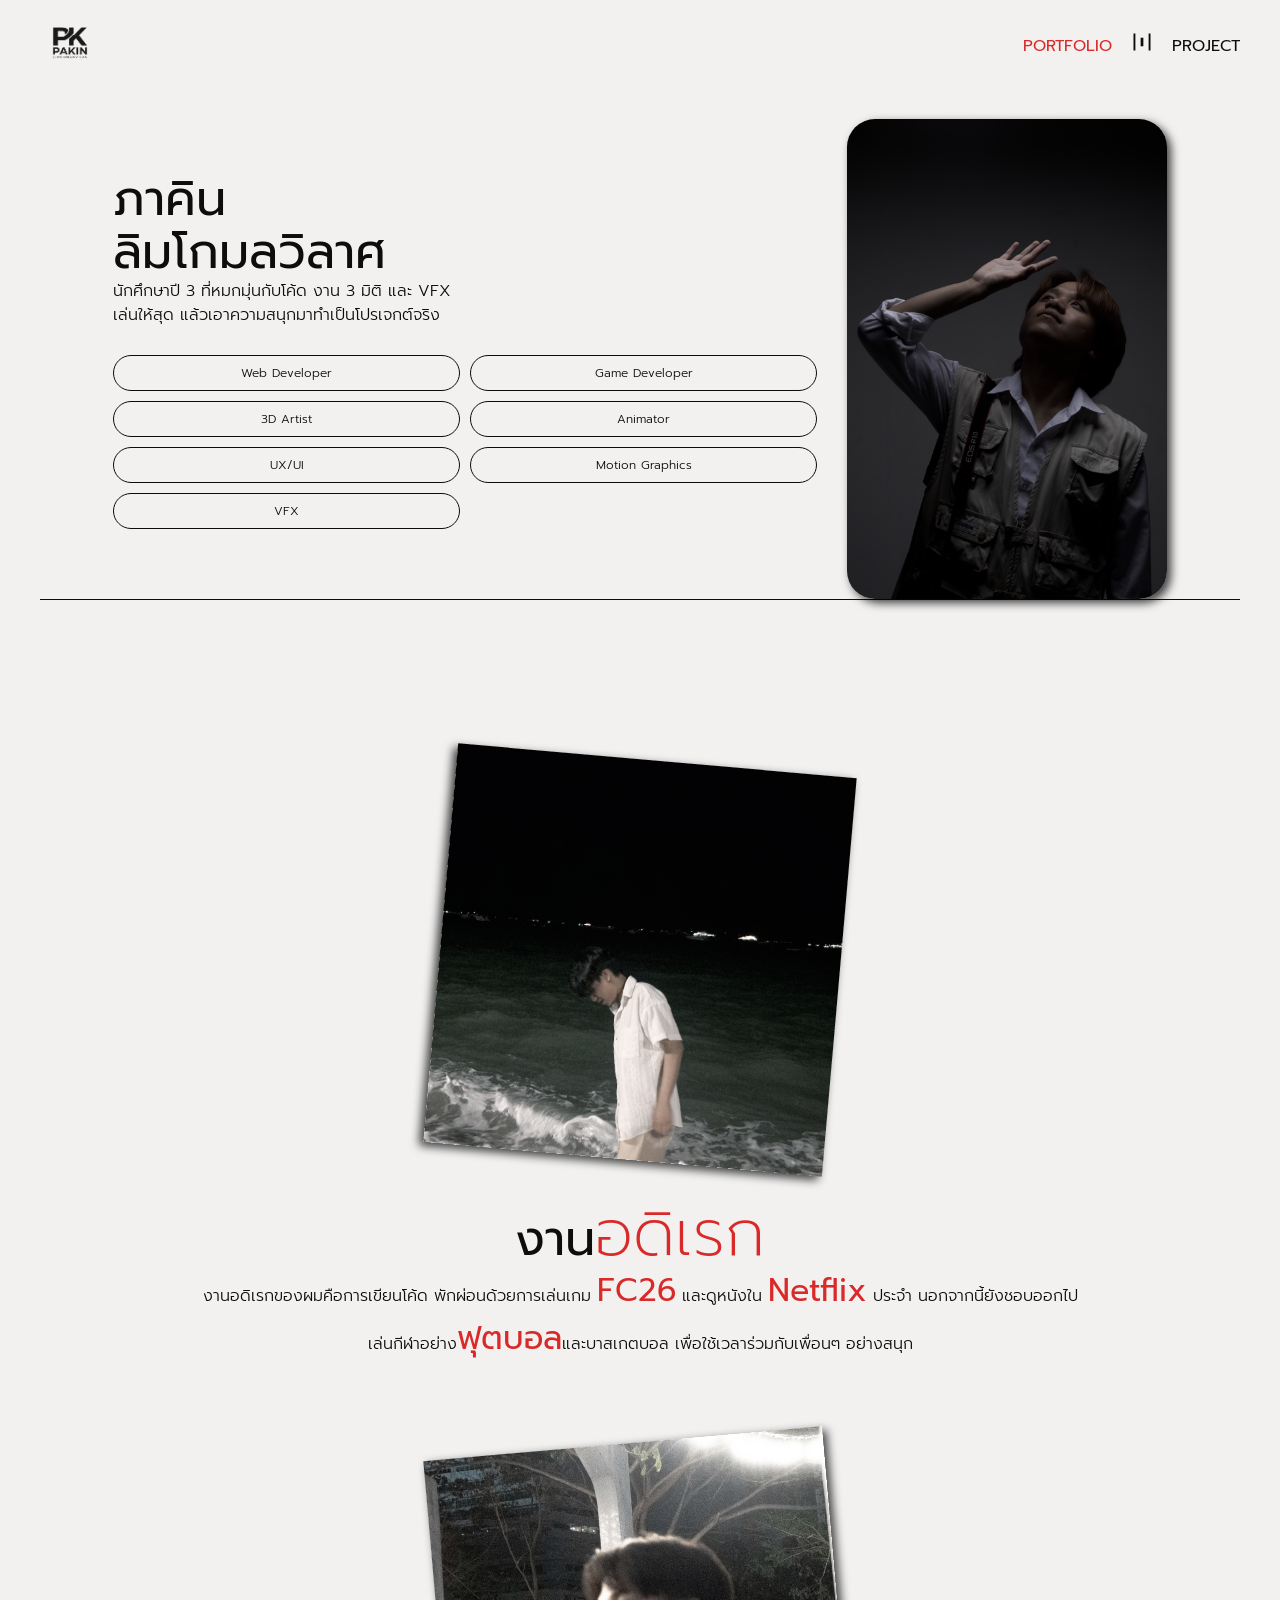
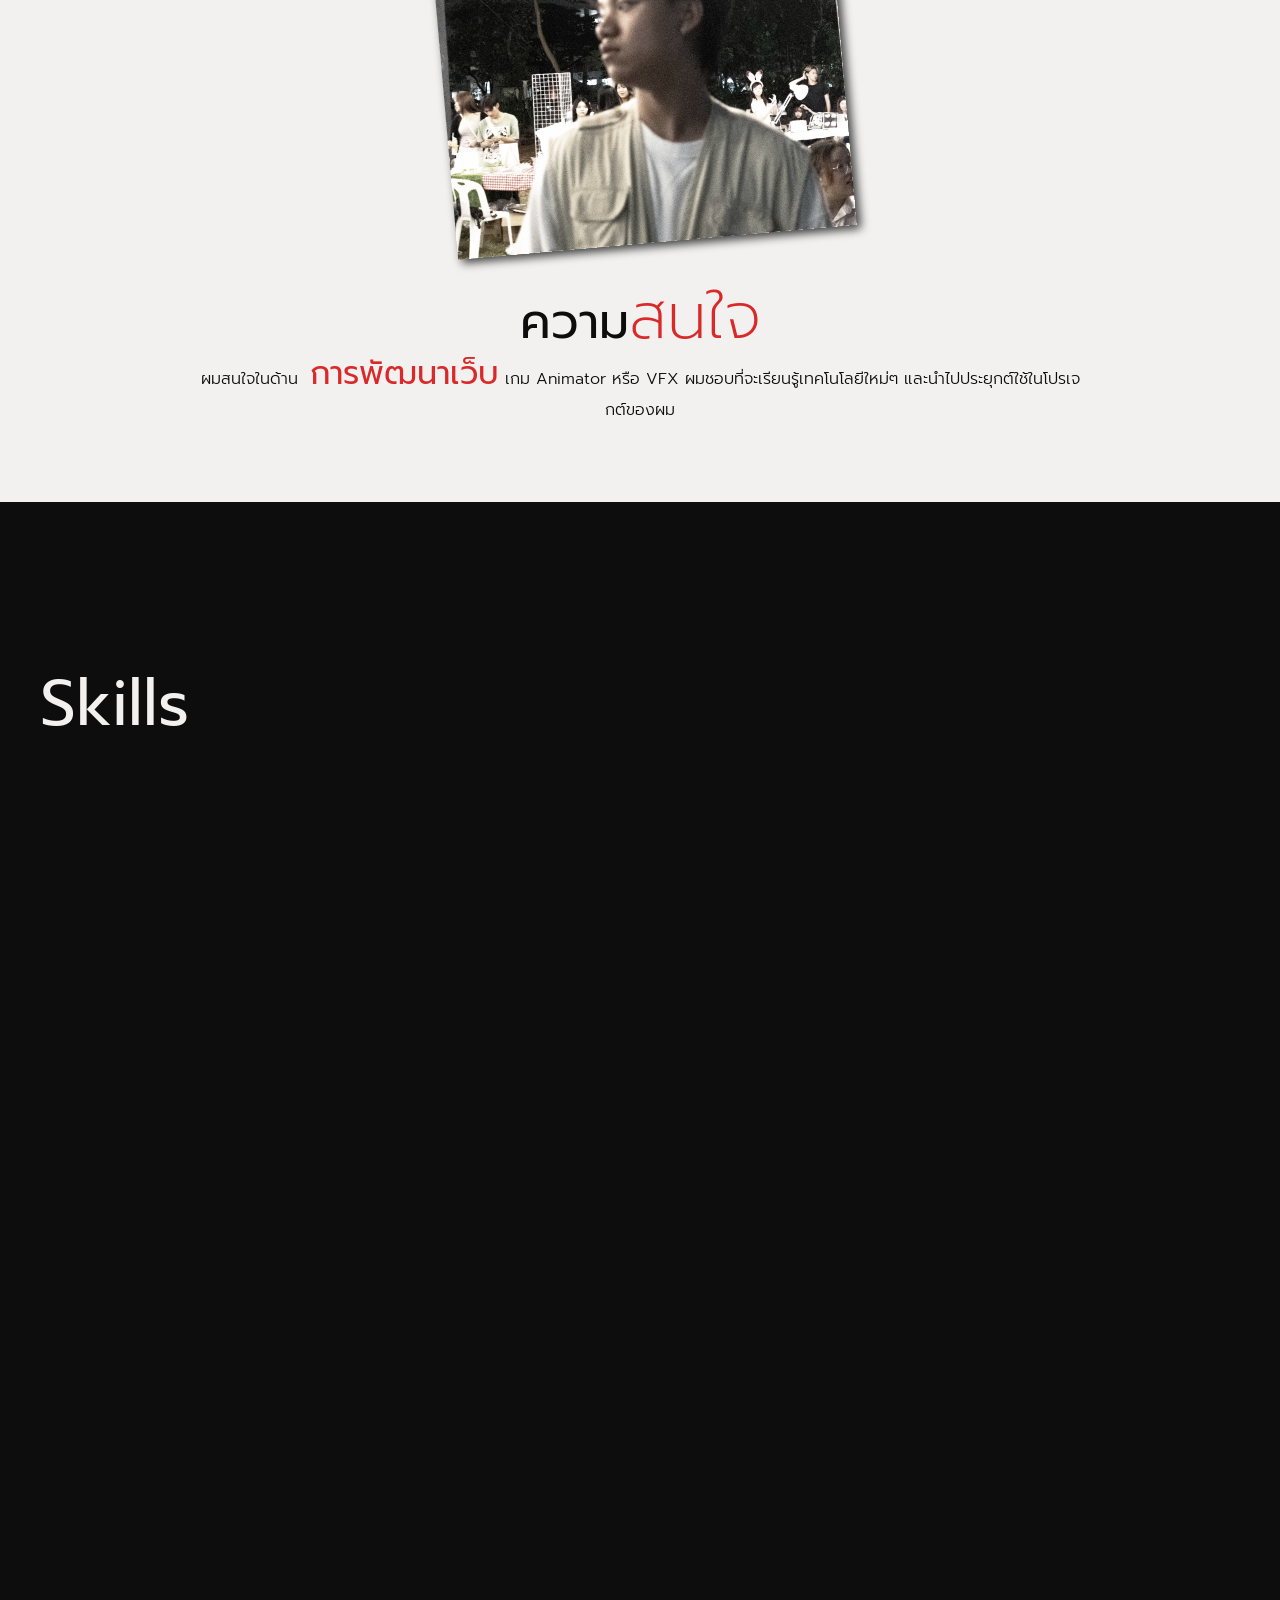
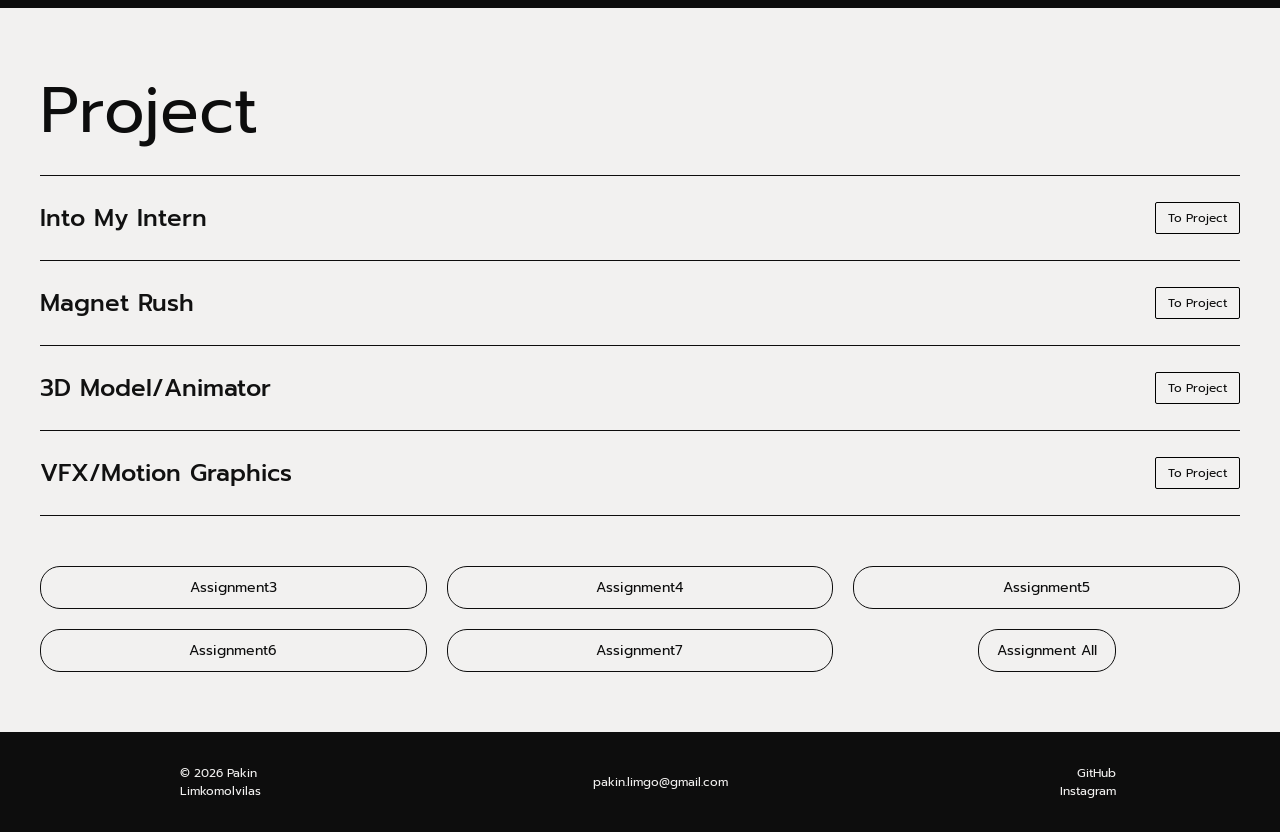
<file: index.html>
<!DOCTYPE html>
<html lang="en">

<head>
    <meta charset="UTF-8">
    <meta name="viewport" content="width=device-width, initial-scale=1.0">
    <link rel="stylesheet" href="style.css">
    <script type="text/javascript" src="main.js"></script>
    <link rel="stylesheet" href="https://fonts.googleapis.com/css2?family=Material+Symbols+Outlined:opsz,wght,FILL,GRAD@24,500,1,0&icon_names=horizontal_distribute" />
    <title>PortfolioByKin</title>
    <link rel="shortcut icon" type="x-ion" href="./img/Logo-A.png">
</head>

<body>
    <section id="profile">
        <div class="profile">
            <div class="topbar">
                <div class="topleft">
                    <a href="./index.html">
                        <img src="./img/Logo.png" alt="Pakin Logo">
                    </a>
                </div>
                <button class="menu-button" id="menuButton" aria-label="Open Menu">
                    <span></span>
                    <span></span>
                    <span></span>
                </button>
                <nav class="topright" id="topMenu">
                    <ul>
                        <li>
                            <a href="./index.html" class="active">PORTFOLIO</a>
                        </li>
                        <li class="separator">
                            <span class="material-symbols-outlined">horizontal_distribute</span>
                        </li>
                        <li>
                            <a href="./project.html">PROJECT</a>
                        </li>
                    </ul>
                </nav>
            </div>
        </div>
        <div class="justifycenter">
            <div class="centerleft">
                <h1>
                    <span class="block">ภาคิน</span>
                    <span class="block">ลิมโกมลวิลาศ</span>
                </h1>
                <p>
                    <span class="block">นักศึกษาปี 3 ที่หมกมุ่นกับโค้ด งาน 3 มิติ และ VFX</span>
                    <span class="block">เล่นให้สุด แล้วเอาความสนุกมาทำเป็นโปรเจกต์จริง</span>
                </p>
                <div class="position">
                    <ul>
                        <li class="position-item">Web Developer</li>
                        <li class="position-item">Game Developer</li>
                        <li class="position-item">3D Artist</li>
                        <li class="position-item">Animator</li>
                        <li class="position-item">UX/UI</li>
                        <li class="position-item">Motion Graphics</li>
                        <li class="position-item">VFX</li>
                    </ul>
                </div>
            </div>
            <img src="./img/IMG_1264.CR3.jpg" alt="Profile Picture">
        </div>
        </div>
    </section>
    <section id="hobby">
        <div class="hobby">
            <div class="hobby-content">
                <div class="hobby-left">
                    <h1>
                        <span class="block">งาน<span>อดิเรก</span></span>
                    </h1>
                    <p>
                        งานอดิเรกของผมคือการเขียนโค้ด พักผ่อนด้วยการเล่นเกม <span>FC26</span>
                        และดูหนังใน <span>Netflix</span> ประจำ
                        นอกจากนี้ยังชอบออกไปเล่นกีฬาอย่าง<span>ฟุตบอล</span>และบาสเกตบอล
                        เพื่อใช้เวลาร่วมกับเพื่อนๆ อย่างสนุก
                    </p>
                </div>
                <div class="hobby-content-img">
                    <img src="./img/IMG_7482.JPG" alt="Hobby Picture">
                </div>
            </div>
            <div class="interests">
                <div class="interests-right">
                    <h1>
                        <span class="block">ความ<span>สนใจ</span></span>
                    </h1>
                    <p>
                        ผมสนใจในด้าน<span> การพัฒนาเว็บ</span> เกม Animator หรือ VFX
                        ผมชอบที่จะเรียนรู้เทคโนโลยีใหม่ๆ และนำไปประยุกต์ใช้ในโปรเจกต์ของผม
                    </p>
                </div>
                <div class="interests-img">
                    <img src="./img/MAT0667.jpeg" alt="Interests Picture">
                </div>
            </div>
        </div>
    </section>
    <section id="skills">
        <div class="skills">
            <div class="box-skill">
                <h1>Skills</h1>
                <ul>
                    <li class="skills-item">
                        <div class="skill-row">
                            <span class="skill-number">01</span>
                            <h2 class="skill-title">UX/UI</h2>
                            <p class="skill-description">HTML, CSS, JavaScript, Node.js</p>
                        </div>
                    </li>
                    <li class="skills-item">
                        <div class="skill-row">
                            <span class="skill-number">02</span>
                            <h2 class="skill-title">Game Developer</h2>
                            <p class="skill-description">Unity, Unreal Engine 5</p>
                        </div>
                    </li>
                    <li class="skills-item">
                        <div class="skill-row">
                            <span class="skill-number">03</span>
                            <h2 class="skill-title">Animator</h2>
                            <p class="skill-description">Adobe Animate, Blender, Maya</p>
                        </div>
                    </li>
                    <li class="skills-item">
                        <div class="skill-row">
                            <span class="skill-number">04</span>
                            <h2 class="skill-title">3D Modeling</h2>
                            <p class="skill-description">Blender, Maya, ZBrush</p>
                        </div>
                    </li>
                    <li class="skills-item">
                        <div class="skill-row">
                            <span class="skill-number">05</span>
                            <h2 class="skill-title">VFX</h2>
                            <p class="skill-description">After Effects</p>
                        </div>
                    </li>
                </ul>
            </div>
        </div>
    </section>
    <section id="project">
        <div class="project">
            <h1>Project</h1>
            <ul>
                <li class="project-item">
                    <div class="project-row">
                        <span class="project-name">Into My Intern</span>
                        <a class="project-to" href="./project.html#pj1">To Project</a>
                    </div>
                </li>
                <li class="project-item">
                    <div class="project-row">
                        <span class="project-name">Magnet Rush</span>
                        <a class="project-to" href="./project.html#pj2">To Project</a>
                    </div>
                </li>
                <li class="project-item">
                    <div class="project-row">
                        <span class="project-name">3D Model/Animator</span>
                        <a class="project-to" href="./project.html#pj3">To Project</a>
                    </div>
                </li>
                <li class="project-item">
                    <div class="project-row">
                        <span class="project-name">VFX/Motion Graphics</span>
                        <a class="project-to" href="./project.html#pj4">To Project</a>
                    </div>
                </li>
            </ul>
            <div class="as">
                <a href="./Assignment/Assignment3/index.html" target="_blank" id="as3">Assignment3</a>
                <a href="./Assignment/Assignment4/index.html" target="_blank" id="as4">Assignment4</a>
                <a href="./Assignment/Assignment5/index.html" target="_blank" id="as5">Assignment5</a>
                <a href="./Assignment/Assignment6/register.html" target="_blank" id="as6">Assignment6</a>
                <a href="./Assignment/Assignment7/index.html" target="_blank" id="as7">Assignment7</a>
                <a href="./project.html#as" id="all">Assignment All</a>
            </div>
        </div>
    </section>
    <footer class="footer">
        <div class="footer-col left">
            <span>© 2026 Pakin Limkomolvilas</span>
        </div>
        <div class="footer-col center">
            <a href="mailto:your.pakin.limgo@gmailcom">pakin.limgo@gmail.com</a>
        </div>
        <div class="footer-col right">
            <a href="https://github.com/Pakin18888888" target="_blank">GitHub</a>
            <a href="https://www.instagram.com/ppaakin_18" target="_blank">Instagram</a>
        </div>
    </footer>
</body>
</file>
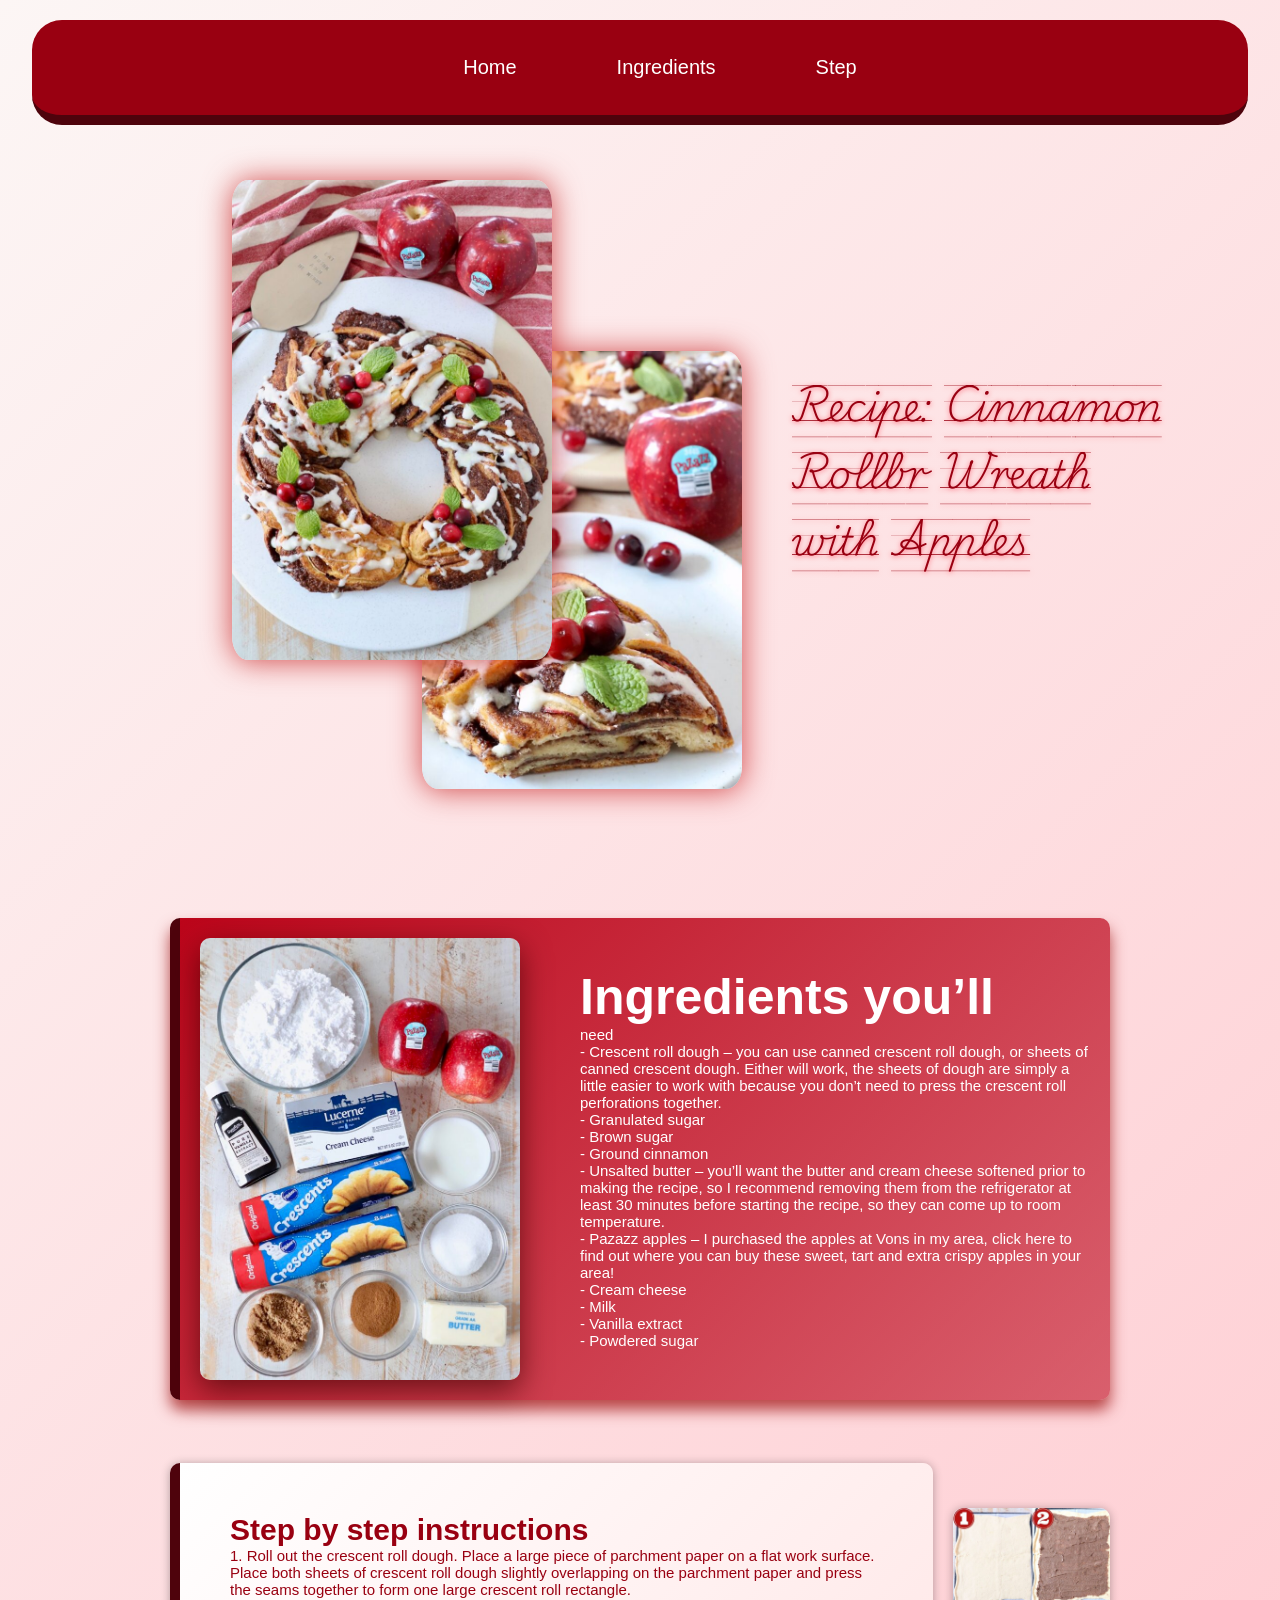
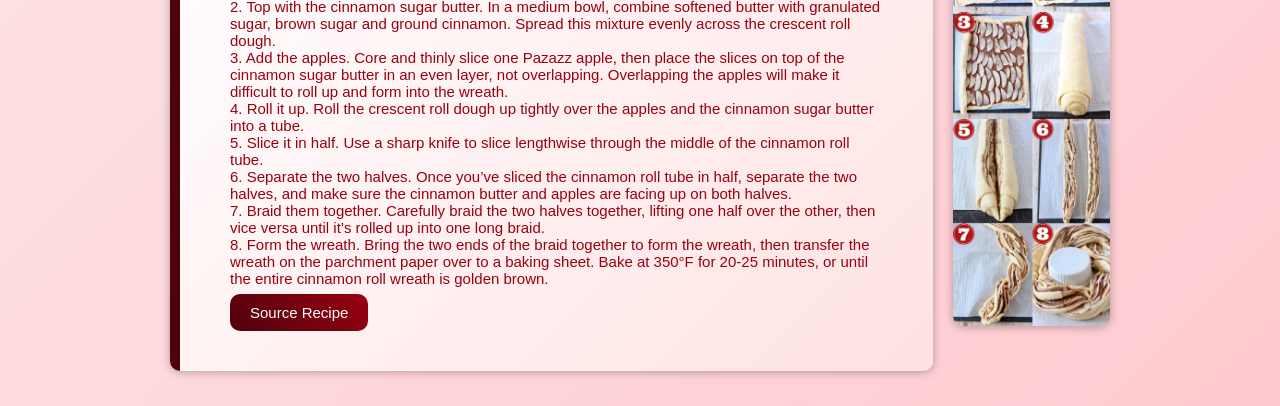
<file: Assignment/Assignment3/index.html>
<!DOCTYPE html>
<html>

<head>
	<meta charset='utf-8'>
	<meta http-equiv='X-UA-Compatible' content='IE=edge'>
	<title>Cinnamon Roll Wreath with Apples</title>
	<meta name='viewport' content='width=device-width, initial-scale=1'>
	<link rel="stylesheet" href="style.css">
	<link rel="preconnect" href="https://fonts.googleapis.com">
	<link rel="preconnect" href="https://fonts.gstatic.com" crossorigin>
	<link
		href="https://fonts.googleapis.com/css2?family=Montserrat:ital,wght@0,100..900;1,100..900&family=Playwrite+DE+LA+Guides&family=Rubik:ital,wght@1,300..900&display=swap"
		rel="stylesheet">
</head>

<body>
	<header>
		<ul>
			<li><a href="#top">Home</a></li>
			<li><a href="#Ingredients">Ingredients</a></li>
			<li><a href="#step">Step</a></li>
		</ul>
	</header>
	<div class="top" id="top">
		<img src="./pic/cinnamon-5.jpeg" alt="Cinnamon-Roll-1" id="img1">
		<img src="./pic/cinnamon-3.jpeg" alt="Cinnamon-Roll-2">
		<p>Recipe: Cinnamon Rollbr Wreath with Apples</p>
	</div>

	<br>
	<div class="Ingredients" id="Ingredients">
		<img src="./pic/cinnamon-1.jpeg" alt="Ingredients">
		<p>
			Ingredients you’ll need
			<br>
			- Crescent roll dough – you can use canned crescent roll dough, or
			sheets of canned crescent dough. Either will work, the sheets of dough are simply a little easier to work
			with
			because you don’t need to press the crescent roll perforations together.
			<br>
			- Granulated sugar
			<br>
			- Brown sugar
			<br>
			- Ground cinnamon
			<br>
			- Unsalted butter – you’ll want the butter and cream cheese softened prior to making the recipe, so I
			recommend
			removing them from the refrigerator at least 30 minutes before starting the recipe, so they can come up to
			room
			temperature.
			<br>
			- Pazazz apples – I purchased the apples at Vons in my area, click here to find out where you can buy these
			sweet,
			tart and extra crispy apples in your area!
			<br>
			- Cream cheese
			<br>
			- Milk
			<br>
			- Vanilla extract
			<br>
			- Powdered sugar
		</p>

	</div>
	<br>
	<div class="step" id="step">
		<p>
			Step by step instructions
			<br>

			1. Roll out the crescent roll dough. Place a large piece of parchment paper on a flat work surface. Place
			both
			sheets of crescent roll dough slightly overlapping on the parchment paper and press the seams together to
			form
			one
			large crescent roll rectangle.
			<br>
			2. Top with the cinnamon sugar butter. In a medium bowl, combine softened butter with granulated sugar,
			brown
			sugar
			and ground cinnamon. Spread this mixture evenly across the crescent roll dough.
			<br>
			3. Add the apples. Core and thinly slice one Pazazz apple, then place the slices on top of the cinnamon
			sugar
			butter
			in an even layer, not overlapping. Overlapping the apples will make it difficult to roll up and form into
			the
			wreath.
			<br>
			4. Roll it up. Roll the crescent roll dough up tightly over the apples and the cinnamon sugar butter into a
			tube.
			<br>
			5. Slice it in half. Use a sharp knife to slice lengthwise through the middle of the cinnamon roll tube.
			<br>
			6. Separate the two halves. Once you’ve sliced the cinnamon roll tube in half, separate the two halves, and
			make
			sure the cinnamon butter and apples are facing up on both halves.
			<br>
			7. Braid them together. Carefully braid the two halves together, lifting one half over the other, then vice
			versa
			until it’s rolled up into one long braid.
			<br>
			8. Form the wreath. Bring the two ends of the braid together to form the wreath, then transfer the wreath on
			the
			parchment paper over to a baking sheet. Bake at 350°F for 20-25 minutes, or until the entire cinnamon roll
			wreath is
			golden brown.
			<br>
			<br>
			<a href="https://whitneybond.com/cinnamon-roll-wreath/" target="_blank" rel="noopener noreferrer">
				Source Recipe
			</a>
		</p>
		<img src="./pic/cinnamon-2.jpeg" alt="Step">
	</div>


</body>

</html>
</file>
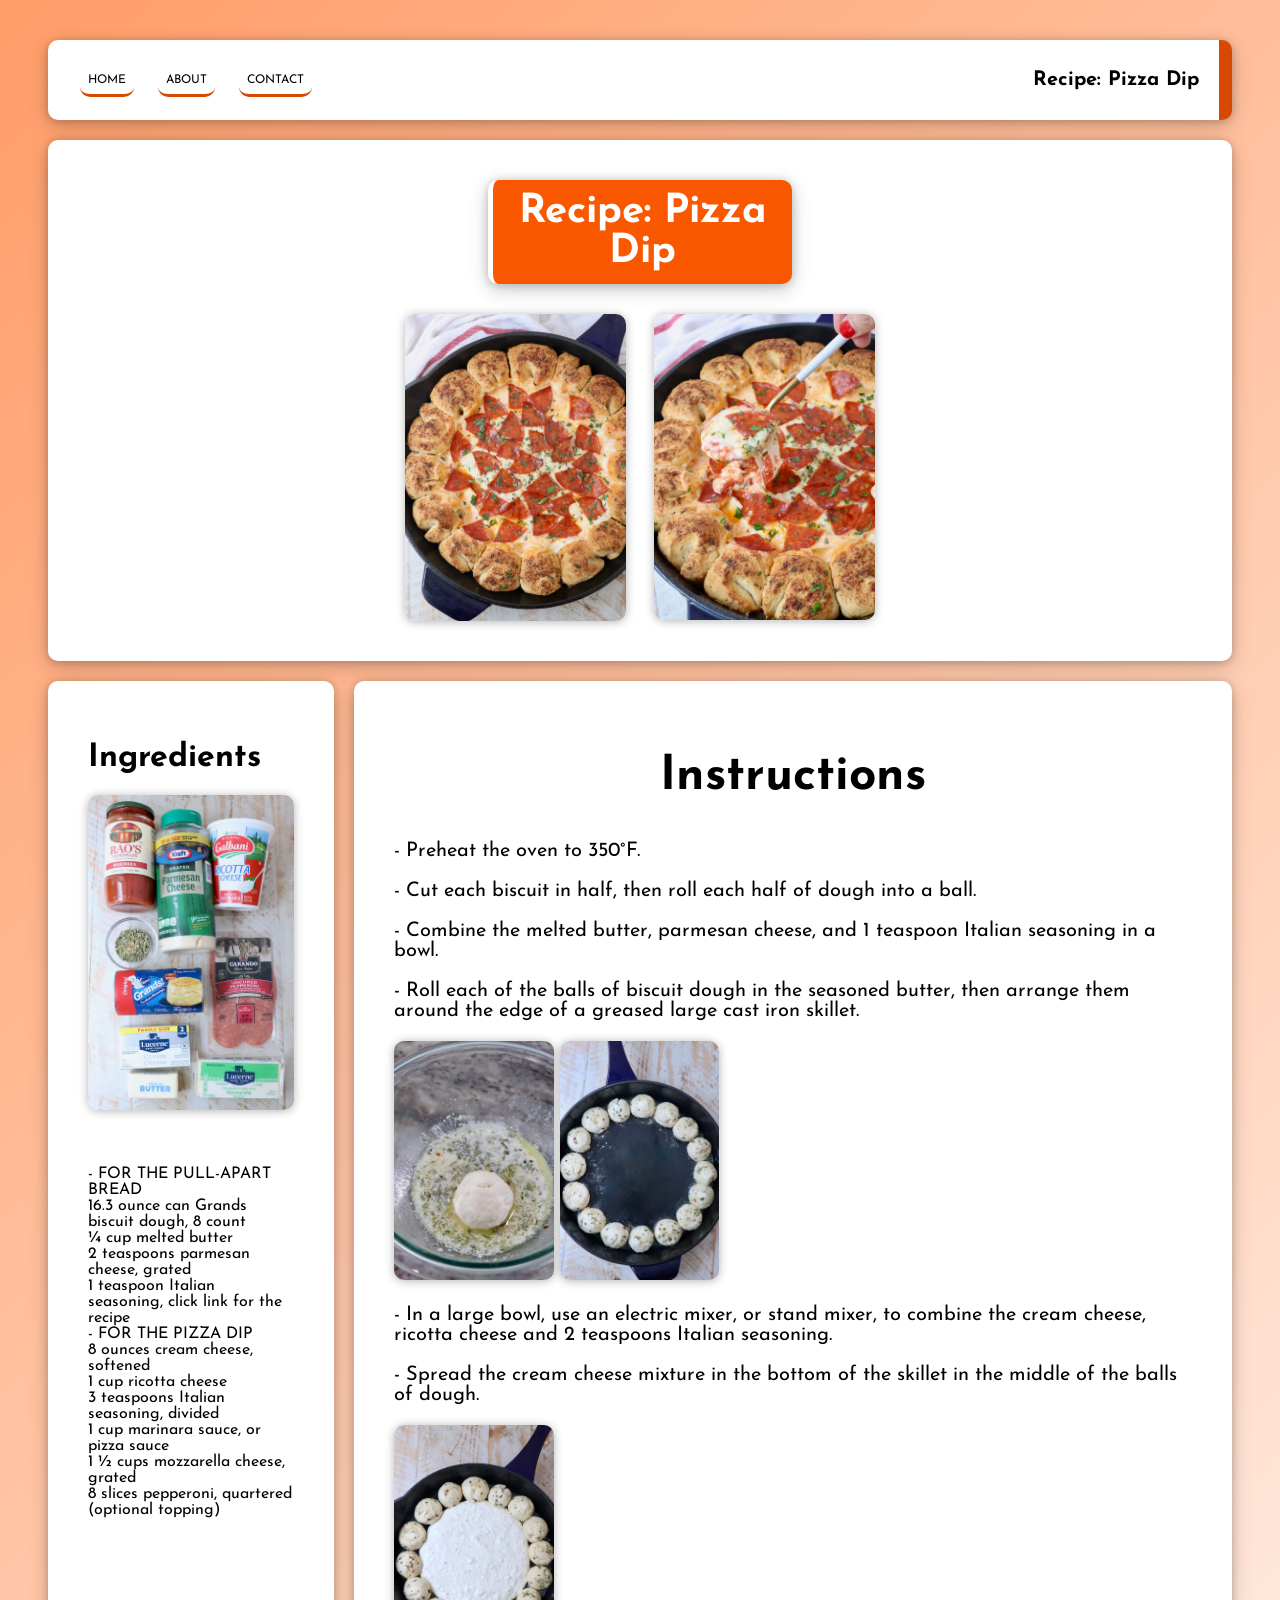
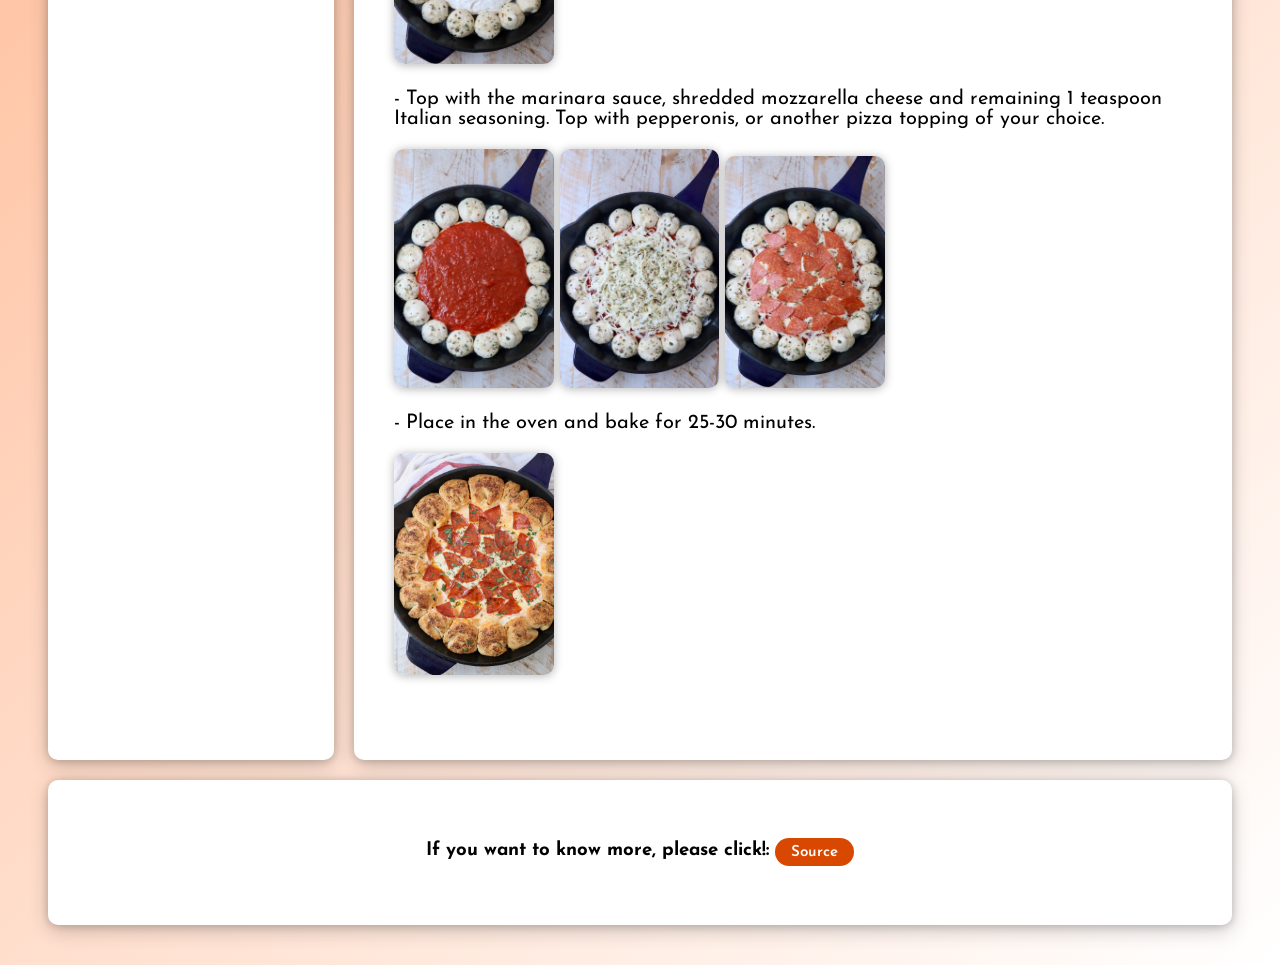
<file: Assignment/Assignment4/index.html>
<!DOCTYPE html>
<html>

<head>
	<meta charset='utf-8'>
	<meta http-equiv='X-UA-Compatible' content='IE=edge'>
	<title>Gluten Free General Tso’s Chicken</title>
	<meta name='viewport' content='width=device-width, initial-scale=1'>
	<link rel='stylesheet' type='text/css' media='screen' href='main.css'>
</head>

<body>
	<div class="grid-container">
		<div id="header">
			<header>
				<ul>
					<li><a href="#home">HOME</a></li>
					<li><a href="#about">ABOUT</a></li>
					<li><a href="#contact">CONTACT</a></li>
				</ul>
				<h1>Recipe: Pizza Dip</h1>
			</header>
		</div>
		<div id="main1" class="main1">
			<h1>Recipe: Pizza Dip</h1>
			<div class="text">
				<img src="./pic/pizza-dip-8.jpeg" alt="">
				<img src="./pic/pizza-dip-9	.jpeg" alt="">
			</div>
		</div>
		<div id="main2" class="main2">
			<h1>Ingredients</h1>
			<img src="./pic/pizza-dip-1.jpeg" alt="">
			<p>
			
			<br>
			- FOR THE PULL-APART BREAD
			<br>

			16.3 ounce can Grands biscuit dough, 8 count
			<br>
			¼ cup melted butter
			<br>
			2 teaspoons parmesan cheese, grated
			<br>
			1 teaspoon Italian seasoning, click link for the recipe
			<br>
			- FOR THE PIZZA DIP
			<br>
			8 ounces cream cheese, softened
			<br>
			1 cup ricotta cheese
			<br>
			3 teaspoons Italian seasoning, divided
			<br>
			1 cup marinara sauce, or pizza sauce
			<br>
			1 ½ cups mozzarella cheese, grated
			<br>
			8 slices pepperoni, quartered (optional topping)
			</p>
		</div>
		<div id="right" class="right">
			<h1>Instructions</h1>
			<p>
				- Preheat the oven to 350°F.
				<br>
				<br>
				- Cut each biscuit in half, then roll each half of dough into a ball.
				<br>
				<br>
				- Combine the melted butter, parmesan cheese, and 1 teaspoon Italian seasoning in a bowl.
				<br>
				<br>
				- Roll each of the balls of biscuit dough in the seasoned butter, then arrange them around the edge of a
				greased large cast iron skillet.
				<br>
				<br>
				<img src="./pic/pizza-dip-2.jpeg" alt="">
				<img src="./pic/pizza-dip-3.jpeg" alt="">
				<br>
				- In a large bowl, use an electric mixer, or stand mixer, to combine the cream cheese, ricotta cheese
				and 2 teaspoons Italian seasoning.
				<br>
				<br>
				- Spread the cream cheese mixture in the bottom of the skillet in the middle of the balls of dough.
				<br>
				<br>
				<img src="./pic/pizza-dip-4.jpeg" alt="">
				<br>
				- Top with the marinara sauce, shredded mozzarella cheese and remaining 1 teaspoon Italian seasoning.
				Top with pepperonis, or another pizza topping of your choice.
				<br>
				<br>
				<img src="./pic/pizza-dip-5.jpeg" alt="">
				<img src="./pic/pizza-dip-6.jpeg" alt="">
				<img src="./pic/pizza-dip-7.jpeg" alt="">
				<br>
				- Place in the oven and bake for 25-30 minutes.
				<br>
				<br>
				<img src="./pic/pizza-dip-8.jpeg" alt="">
			</p>
		</div>
		<div id="footer" class="footer">
			<h3>
				If you want to know more, please click!:
				<a href="https://whitneybond.com/pizza-dip/">Source</a>
			</h3>
		</div>
	</div>
</body>

</html>
</file>
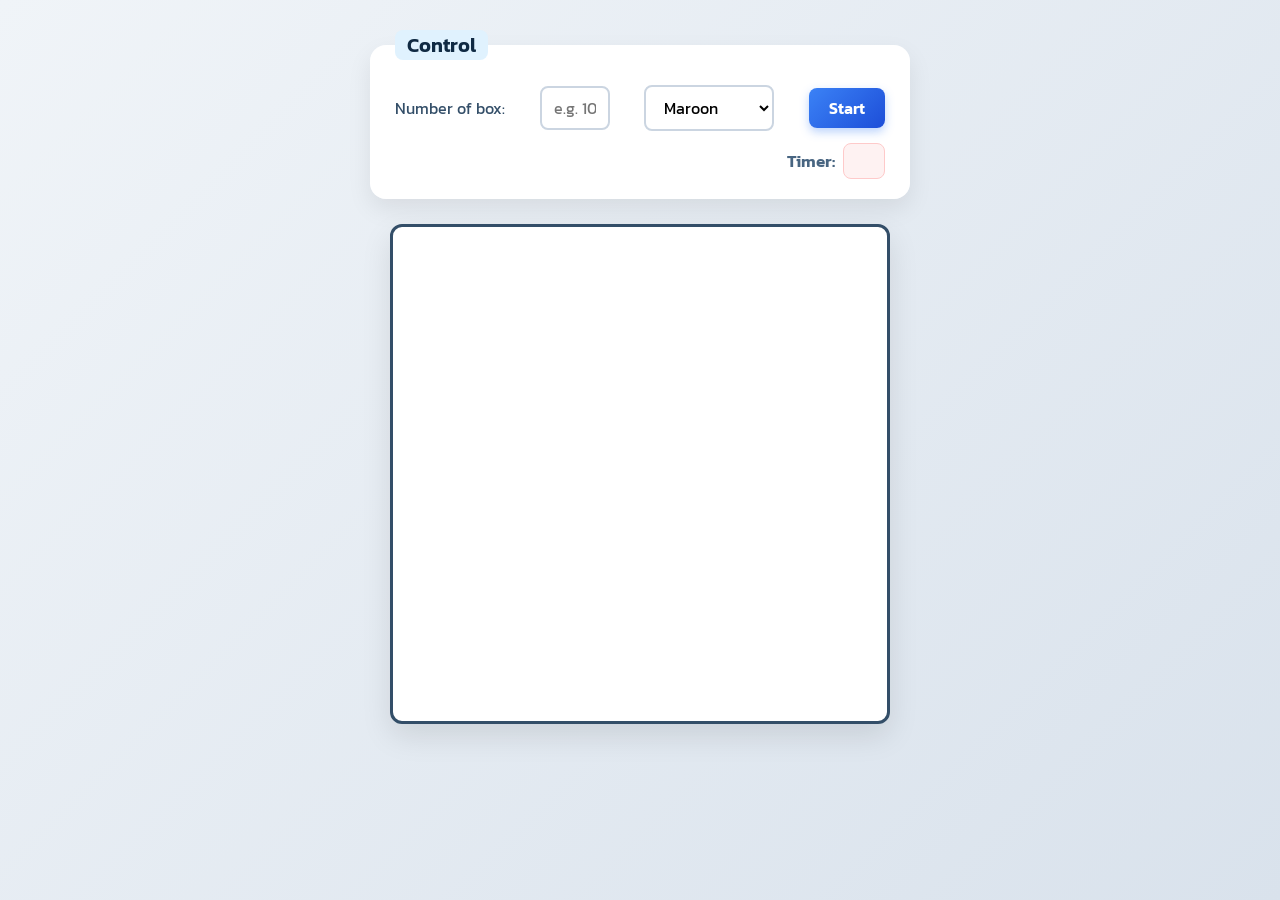
<file: Assignment/Assignment7/index.html>
<!DOCTYPE html>
<html lang="en">
	<head>
		<meta charset="UTF-8">
		<meta name="viewport" content="width=device-width, initial-scale=1.0">
		<title>Square game</title>
		<script type="text/javascript" src="game.js"></script>
		<link rel="stylesheet" type="text/css" href="game.css">
	</head>
	<body>
		<!-- these codes were adapted from https://courses.cs.washington.edu/courses/cse154/17sp/lecture/more-dom/code/squares.html  -->

		<fieldset>
			<legend>Control</legend>
			<label for="numbox">Number of box: </label>
			<input type="text" name="numbox" id="numbox" placeholder="e.g. 10">
			<select name="color" id="color">
				<option value="maroon">Maroon</option>
				<option value="lightgreen">Lightgreen</option>
				<option value="magenta">Magenta</option>
			</select>
			<button id="start">Start</button>
			<div id="timerClock"> Timer:
				<div id="clock"></div>
			</div>
		</fieldset>

		<div id="container">
			<div id="layer"></div>
		</div>
	
	</body>
</html>
</file>
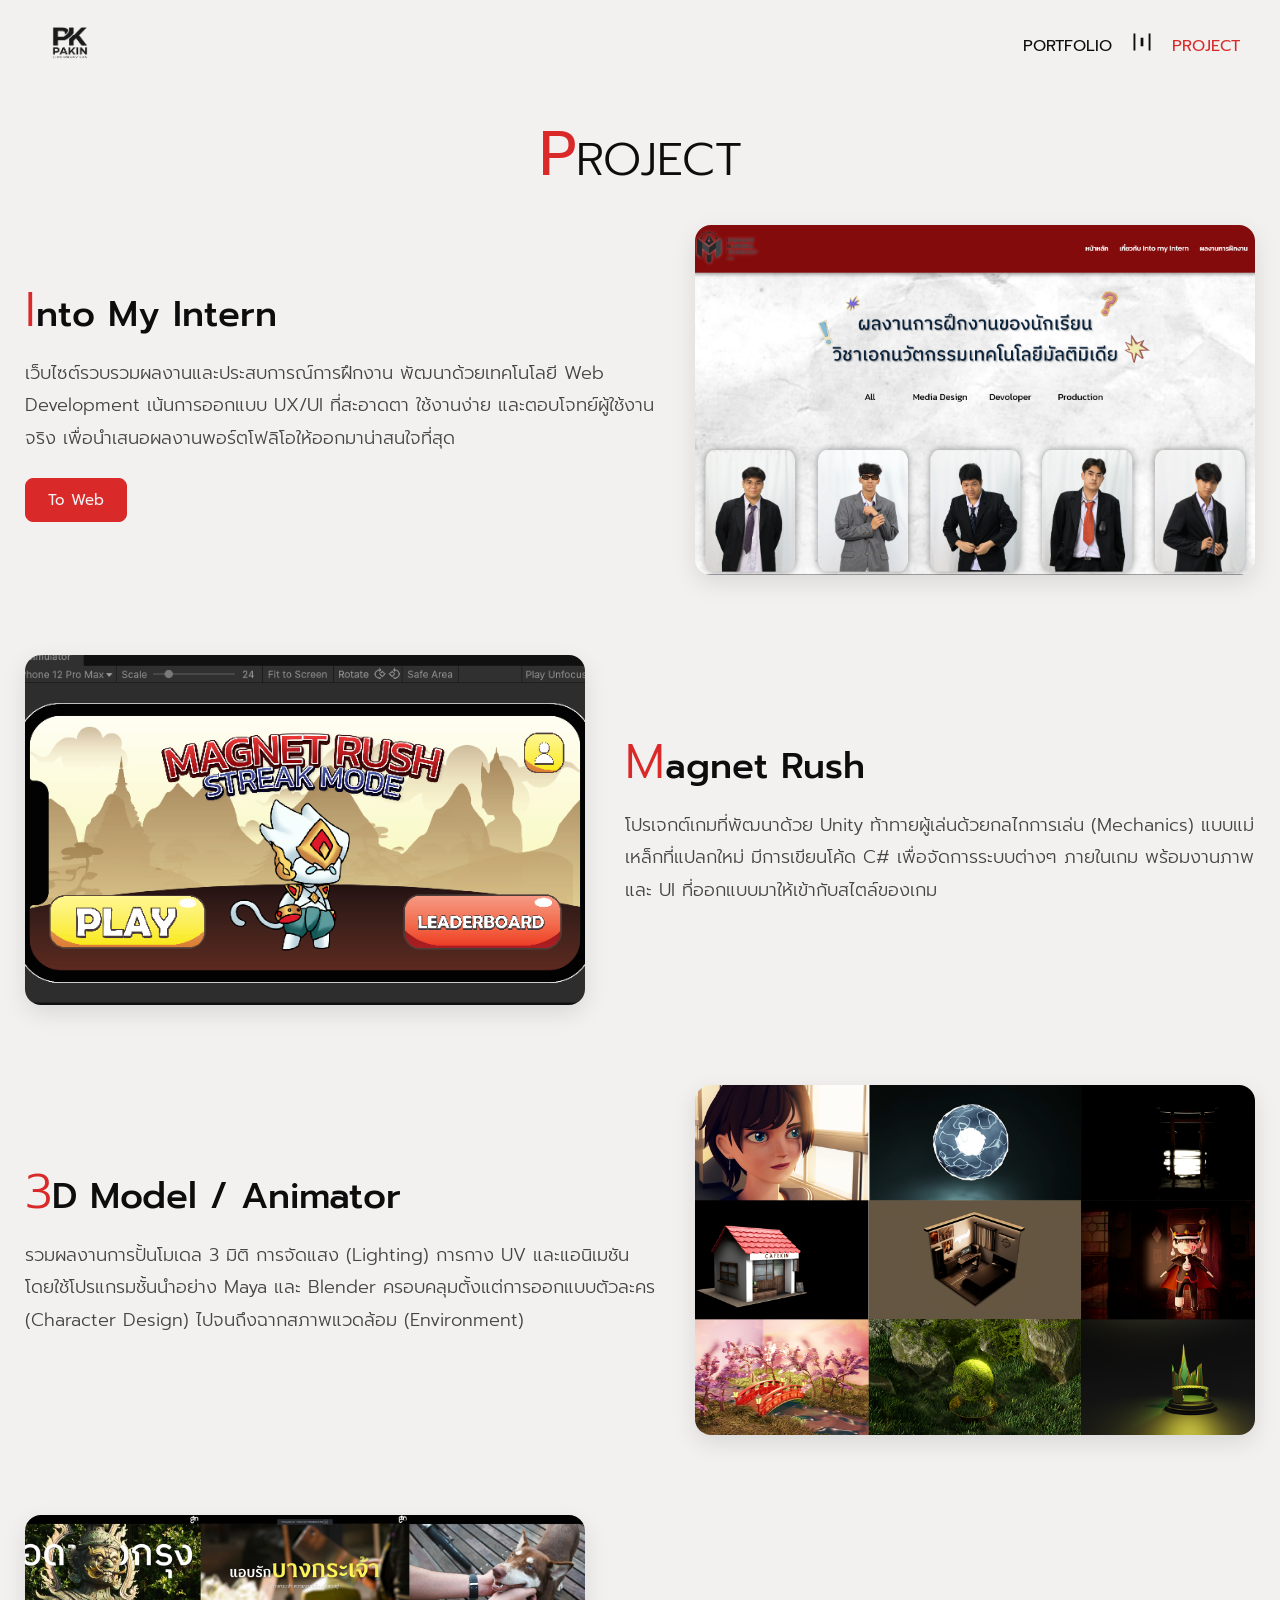
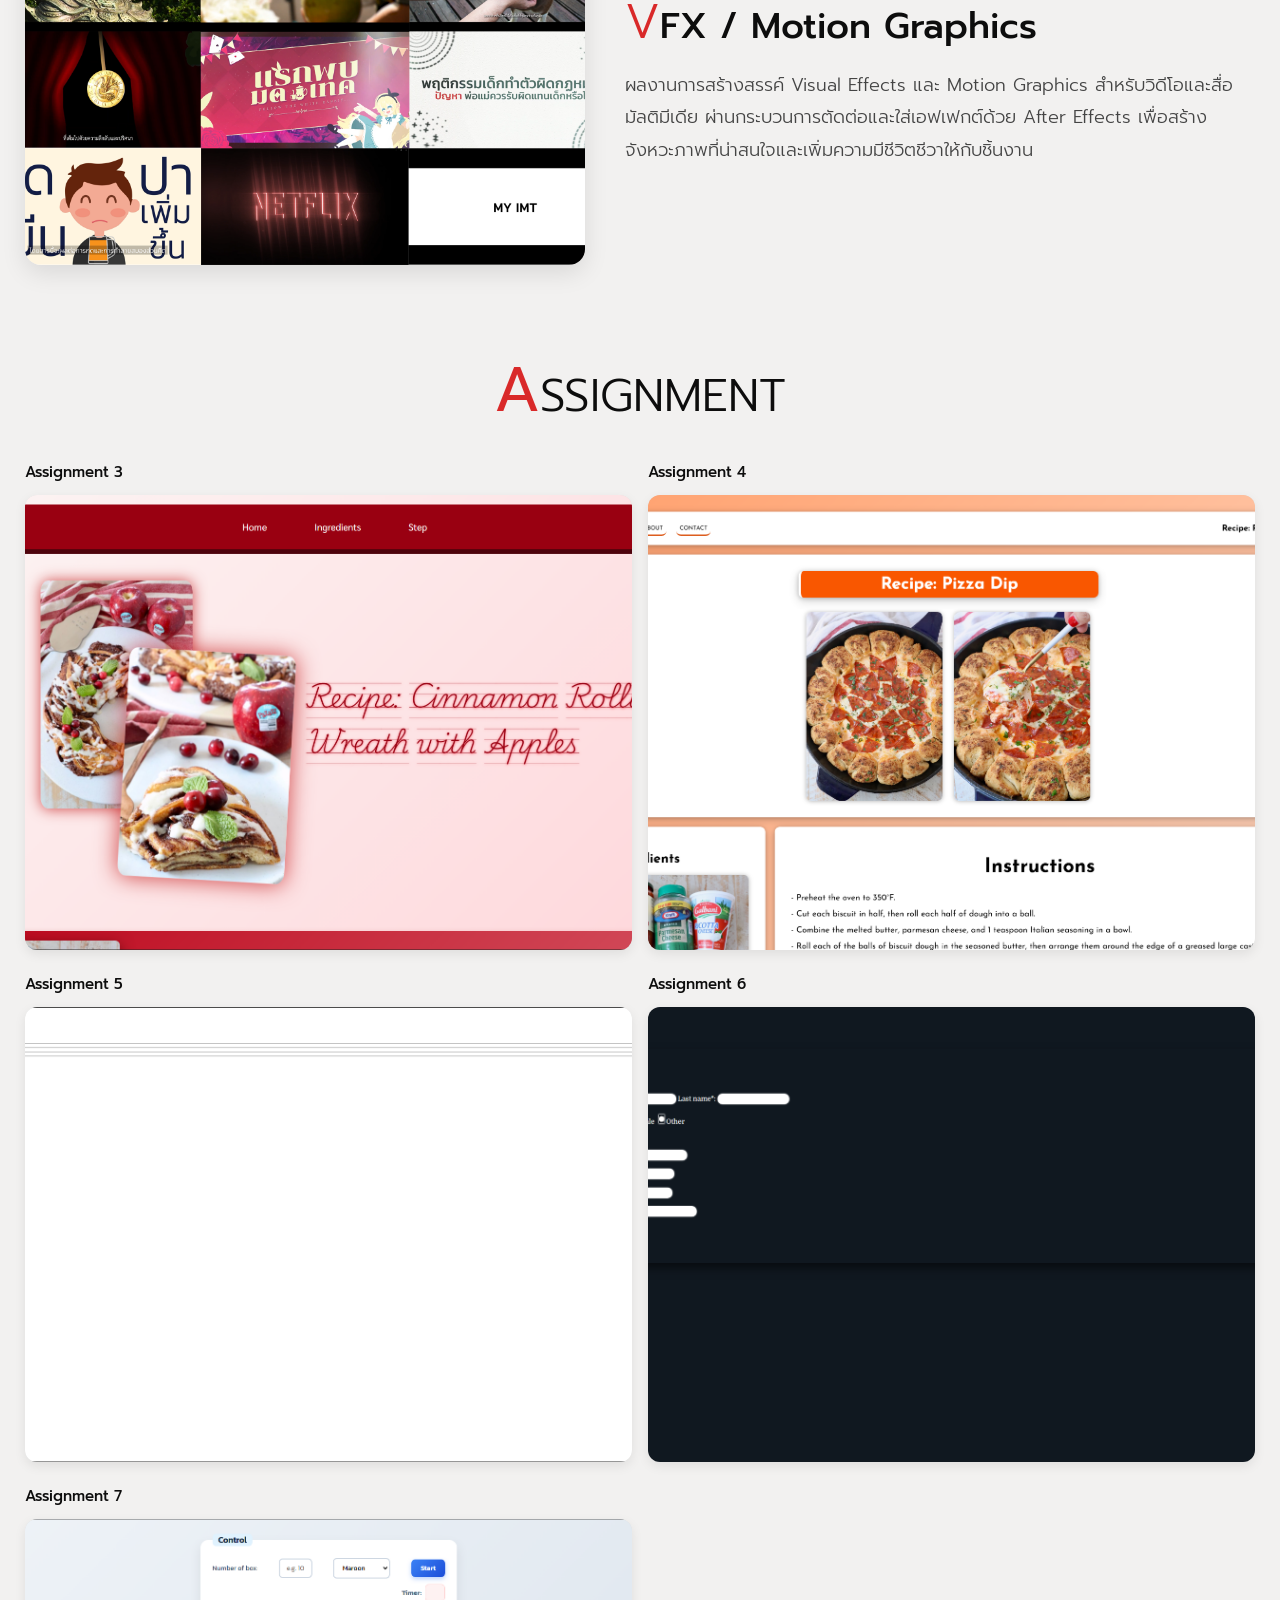
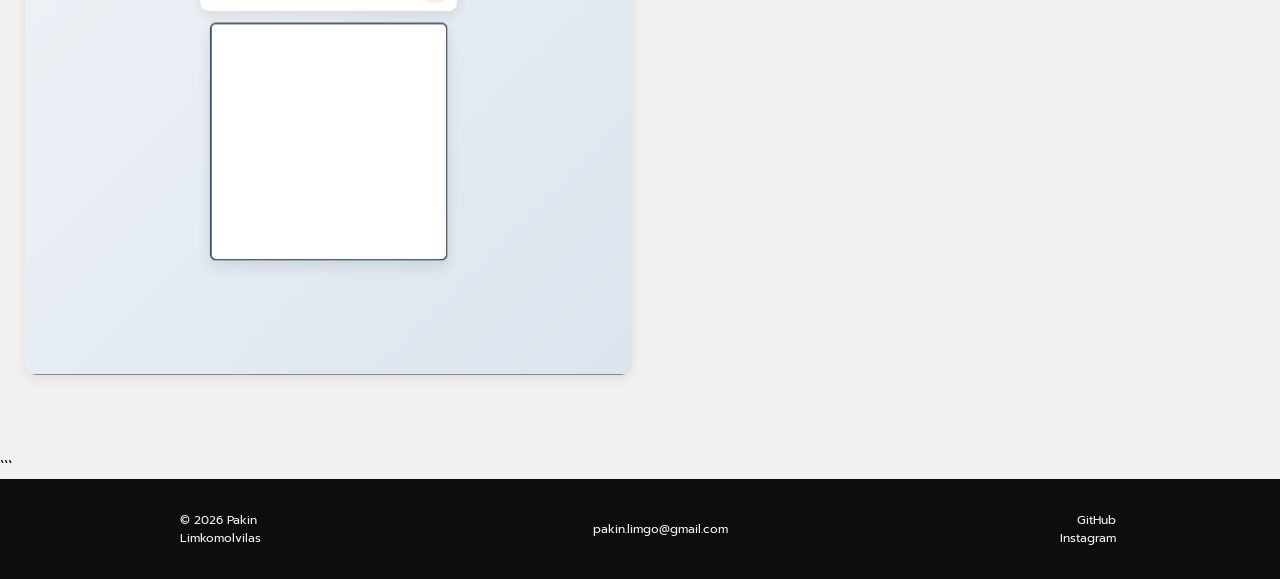
<file: project.html>
<!DOCTYPE html>
<html lang="en">

<head>
    <meta charset="UTF-8">
    <meta name="viewport" content="width=device-width, initial-scale=1.0">
    <link rel="stylesheet" href="style.css">
    <script type="text/javascript" src="main.js"></script>
    <link rel="stylesheet"
        href="https://fonts.googleapis.com/css2?family=Material+Symbols+Outlined:opsz,wght,FILL,GRAD@24,500,1,0&icon_names=horizontal_distribute" />
    <title>PortfolioByKin</title>
    <link rel="shortcut icon" type="x-ion" href="./img/Logo-A.png">
</head>

<body>
    <section id="profile">
        <div class="profile">
            <div class="topbar">
                <div class="topleft">
                    <a href="./index.html">
                        <img src="./img/Logo.png" alt="Pakin Logo">
                    </a>
                </div>
                <button class="menu-button" id="menuButton" aria-label="Open Menu">
                    <span></span>
                    <span></span>
                    <span></span>
                </button>
                <nav class="topright" id="topMenu">
                    <ul>
                        <li>
                            <a href="./index.html">PORTFOLIO</a>
                        </li>
                        <li class="separator">
                            <span class="material-symbols-outlined">horizontal_distribute</span>
                        </li>
                        <li>
                            <a href="./project.html" class="active">PROJECT</a>
                        </li>
                    </ul>
                </nav>
            </div>
        </div>
        <section id="project-as">
            <div class="project-as-pj">
                <h1 class="section-heading"><span>P</span>ROJECT</h1>
                <article class="pj-row">
                    <div class="pj-text" id="pj1">
                        <h2><span>I</span>nto My Intern</h2>
                        <p>เว็บไซต์รวบรวมผลงานและประสบการณ์การฝึกงาน พัฒนาด้วยเทคโนโลยี Web Development เน้นการออกแบบ
                            UX/UI ที่สะอาดตา ใช้งานง่าย และตอบโจทย์ผู้ใช้งานจริง
                            เพื่อนำเสนอผลงานพอร์ตโฟลิโอให้ออกมาน่าสนใจที่สุด</p>
                        <a href="https://pakin18888888.github.io/intomyintern/" target="_blank">
                            To Web
                        </a>
                    </div>
                    <img src="./img/IntoMyInern.png" alt="Into My Intern">
                </article>
                <article class="pj-row-reverse">
                    <div class="pj-text" id="pj2">
                        <h2><span>M</span>agnet Rush</h2>
                        <p>โปรเจกต์เกมที่พัฒนาด้วย Unity ท้าทายผู้เล่นด้วยกลไกการเล่น (Mechanics) แบบแม่เหล็กที่แปลกใหม่
                            มีการเขียนโค้ด C# เพื่อจัดการระบบต่างๆ ภายในเกม พร้อมงานภาพและ UI
                            ที่ออกแบบมาให้เข้ากับสไตล์ของเกม</p>
                    </div>
                    <img src="./img/MagnetRush.png" alt="Magnet Rush">
                </article>
                <article class="pj-row">
                    <div class="pj-text" id="pj3">
                        <h2><span>3</span>D Model / Animator</h2>
                        <p>รวมผลงานการปั้นโมเดล 3 มิติ การจัดแสง (Lighting) การกาง UV และแอนิเมชัน
                            โดยใช้โปรแกรมชั้นนำอย่าง Maya และ Blender ครอบคลุมตั้งแต่การออกแบบตัวละคร (Character Design)
                            ไปจนถึงฉากสภาพแวดล้อม (Environment)</p>
                    </div>
                    <img src="./img/Model.png" alt="3D Model and Animation">
                </article>
                <article class="pj-row-reverse">
                    <div class="pj-text" id="pj4">
                        <h2><span>V</span>FX / Motion Graphics</h2>
                        <p>ผลงานการสร้างสรรค์ Visual Effects และ Motion Graphics สำหรับวิดีโอและสื่อมัลติมีเดีย
                            ผ่านกระบวนการตัดต่อและใส่เอฟเฟกต์ด้วย After Effects
                            เพื่อสร้างจังหวะภาพที่น่าสนใจและเพิ่มความมีชีวิตชีวาให้กับชิ้นงาน</p>
                    </div>
                    <img src="./img/Motion.png" alt="VFX and Motion Graphics">
                </article>
            </div>
            <div class="project-as-as" id="as">
                <h1 class="section-heading"><span>A</span>SSIGNMENT</h1>
                <div class="assignment-grid">
                    <article class="box-as">
                        <h2>Assignment 3</h2>
                        <a href="./Assignment/Assignment3/index.html" target="_blank" rel="noopener noreferrer"
                            aria-label="Open Assignment 3">
                            <img src="./img/As1.png" alt="Assignment 3 preview">
                            <div class="box-as-text">
                                <h3>View Assignment 3</h3>
                            </div>
                        </a>
                    </article>
                    <article class="box-as">
                        <h2>Assignment 4</h2>
                        <a href="./Assignment/Assignment4/index.html" target="_blank" rel="noopener noreferrer"
                            aria-label="Open Assignment 4">
                            <img src="./img/As2.png" alt="Assignment 4 preview">
                            <div class="box-as-text">
                                <h3>View Assignment 4</h3>
                            </div>
                        </a>
                    </article>
                    <article class="box-as">
                        <h2>Assignment 5</h2>
                        <a href="./Assignment/Assignment5/index.html" target="_blank" rel="noopener noreferrer"
                            aria-label="Open Assignment 5">
                            <img src="./img/As3.png" alt="Assignment 5 preview">
                            <div class="box-as-text">
                                <h3>View Assignment 5</h3>
                            </div>
                        </a>
                    </article>
                    <article class="box-as">
                        <h2>Assignment 6</h2>
                        <a href="./Assignment/Assignment6/register.html" target="_blank" rel="noopener noreferrer"
                            aria-label="Open Assignment 6">
                            <img src="./img/As4.png" alt="Assignment 6 preview">
                            <div class="box-as-text">
                                <h3>View Assignment 6</h3>
                            </div>
                        </a>
                    </article>
                    <article class="box-as">
                        <h2>Assignment 7</h2>
                        <a href="./Assignment/Assignment7/index.html" target="_blank" rel="noopener noreferrer"
                            aria-label="Open Assignment 7">
                            <img src="./img/As5.png" alt="Assignment 7 preview">
                            <div class="box-as-text">
                                <h3>View Assignment 7</h3>
                            </div>
                        </a>
                    </article>
                </div>
            </div>
        </section>
        ```

    </section>
    <footer class="footer">
        <div class="footer-col left">
            <span>© 2026 Pakin Limkomolvilas</span>
        </div>
        <div class="footer-col center">
            <a href="mailto:your.pakin.limgo@gmailcom">pakin.limgo@gmail.com</a>
        </div>
        <div class="footer-col right">
            <a href="https://github.com/Pakin18888888" target="_blank">GitHub</a>
            <a href="https://www.instagram.com/ppaakin_18" target="_blank">Instagram</a>
        </div>
    </footer>
</body>
</file>
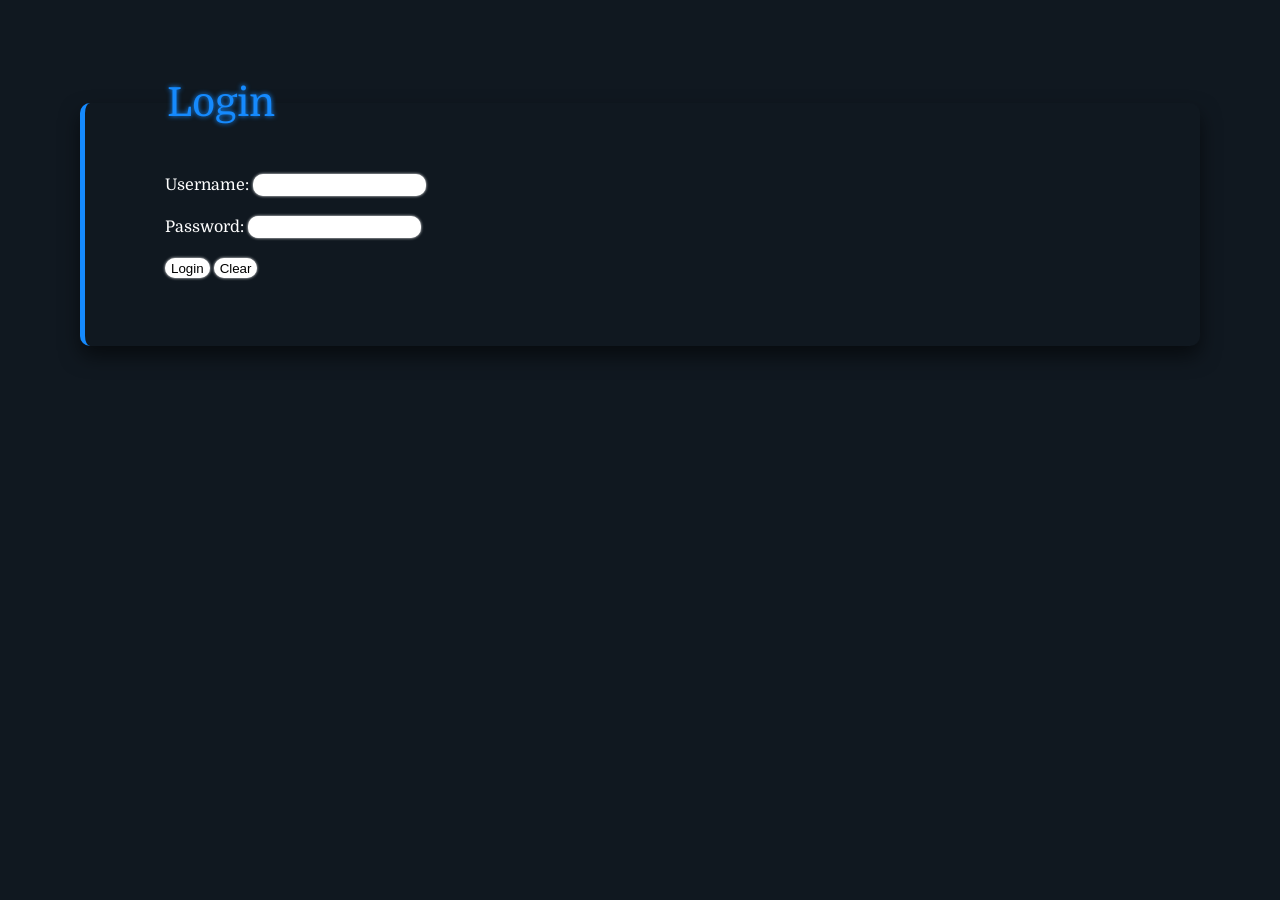
<file: Assignment/Assignment6/login.html>
<!DOCTYPE html>
<html>
	<head>
		<meta charset="UTF-8">
		<title>Login</title>
		<script type="text/javascript" src="login.js"></script>
		<link rel="stylesheet" href="style.css">
	</head>
	<body>
		<form name="myLogin" id = "myLogin">
			<fieldset>
				<legend>Login</legend>
				Username: 
				<input type="text" name="username" id="username" required>
				<br>
				Password: 
				<input type="password" name="password" required>
				<br>
				<input type="submit" value="Login" id="loginBtn">
				<input type="reset" value="Clear" id="clearBtn">

			</fieldset>
			

		</form>
		
	</body>
</html>
</file>
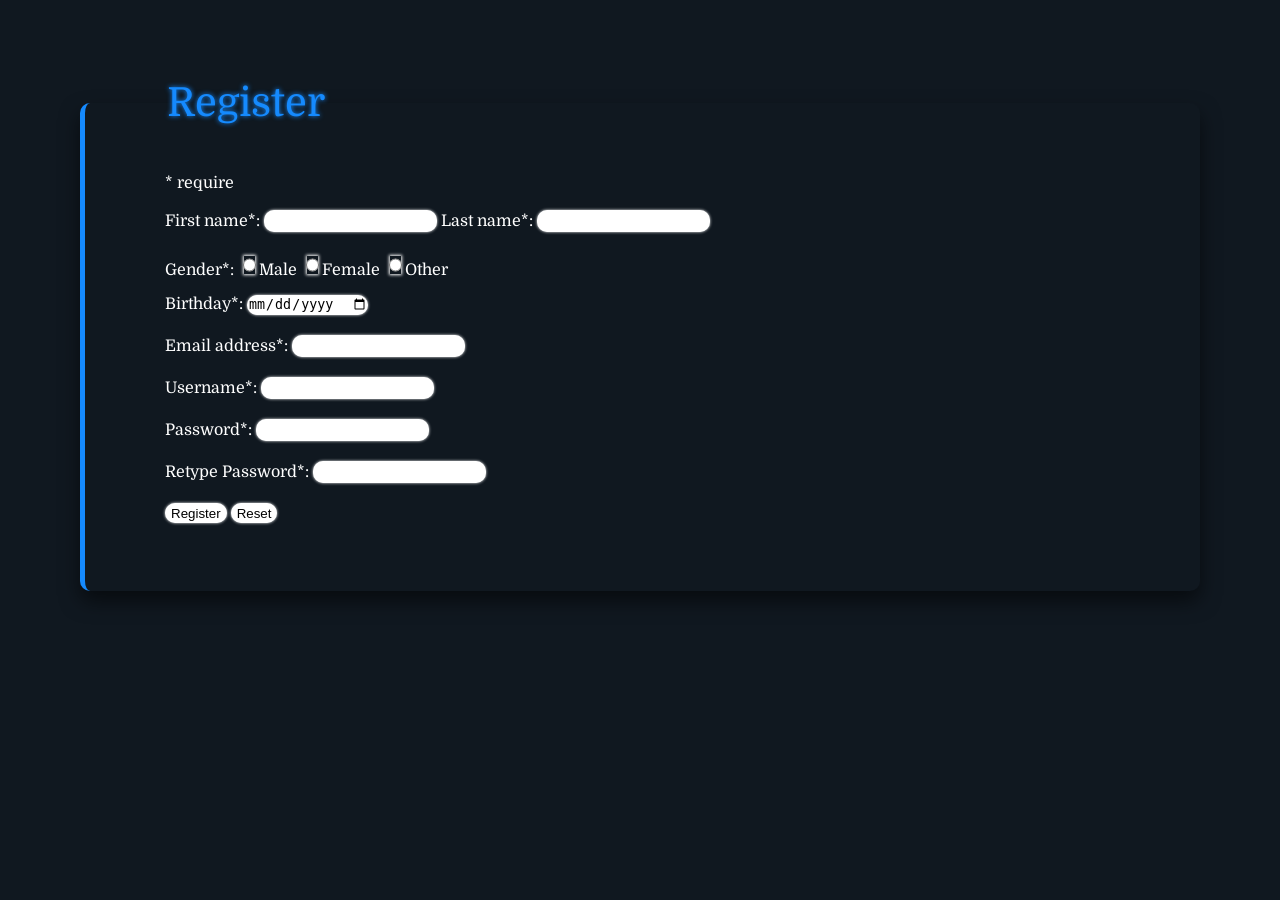
<file: Assignment/Assignment6/register.html>
<!DOCTYPE html>
<html>
	<head>
		<meta charset="UTF-8">
		<title>Register</title>
		<script type="text/javascript" src="register.js"></script>
		<link rel="stylesheet" href="style.css">
	</head>
	<body>
		<form name="myRegister" id="myRegister" action="login.html">
			<fieldset>
				<legend>Register</legend>
				<span>* require</span> <br>
				<span id="errormsg"></span> <br>
				First name*: 
				<input type="text" name="firstname" required>
				Last name*: 
				<input type="text" name="lastname" required>
				<br>
				Gender*: 
				<input type="radio" name="gender" value="male" >Male
				<input type="radio" name="gender" value="female" >Female
				<input type="radio" name="gender" value="other" >Other
				<br>
				Birthday*: 
				<input type="date" name="bday" value="" required>
				<br>
				Email address*: 
				<input type="email" name="email" >
				<br>
				Username*: 
				<input type="text" name="username" required>
				<br>
				Password*: 
				<input type="password" name="password" required>
				<br>
				Retype Password*: 
				<input type="password" name="password" required>
				<br>
				<input type="submit" value="Register" id="registerBtn">
				<input type="reset" value="Reset" id="resetBtn">
			</fieldset>
		</form>

		
	</body>
</html>
</file>
<file: style.css>
@import url('https://fonts.googleapis.com/css2?family=Prompt:ital,wght@0,100;0,200;0,300;0,400;0,500;0,600;0,700;0,800;0,900;1,100;1,200;1,300;1,400;1,500;1,600;1,700;1,800;1,900&display=swap');


:root {
    --primary: #D92929;
    --primary-light: #F2F1F0;
    --primary-dark: #0D0D0D;

    --space-xs: 0.5rem;
    /*`8px`*/
    --space-sm: 0.75rem;
    /*`12px`*/
    --space-md: 1.25rem;
    /*`20px`*/
    --space-lg: 1.75rem;
    /*`28px`*/
    --space-xl: 2.5rem;
    /*`40px`*/
    --space-xxl: 3rem;
    /*`48px`*/
    --space-xxxl: 4.25rem;
    /*`68px`*/
    --space-xxxxl: 10rem;
    /*`160px`*/
    --space-xxxxxl: 15rem;
    /*`320px`*/

    --transition-smoment: all 0.3s ease;
}

*,
*::before,
*::after {
    transition: var(--transition-smoment);
}

html,
body {
    width: 100%;
    max-width: 100%;
    overflow-x: hidden;
}

html {
    scroll-behavior: smooth;
}

body {
    font-family: 'Prompt', sans-serif;
    margin: 0;
    padding: 0;
    background-color: var(--primary-light);
    color: var(--primary-dark);
}

.material-symbols-outlined {
    font-variation-settings:
        'FILL' 1,
        'wght' 500,
        'GRAD' 0,
        'opsz' 24
}

.menu-button {
    display: none;
}

#profile,
#hobby {
    width: 100%;
    min-height: 100vh;
}

.profile,
.hobby,
.project {
    margin: 0 var(--space-xxxxl);
    margin-bottom: var(--space-xl);
}

.hobby {
    border-top: 0.05px solid var(--primary-dark);
}

.topbar {
    display: flex;
    gap: 1000px;
    justify-content: center;
    margin-top: var(--space-sm);
    margin-bottom: var(--space-sm);
    margin-left: var(--space-xxxxl);
    margin-right: var(--space-xxxxl);

}

.topright ul {
    display: flex;
    gap: var(--space-lg);
    align-items: center;
    justify-content: right;
    margin-right: var(--space-xxl);
}

.topleft img {
    width: 60px;
}

.topright ul li {
    list-style: none;
}

.topright ul li a {
    text-decoration: none;
    color: var(--primary-dark);
    font-size: 16px;
    font-weight: 400;
}

.topright ul li a.active {
    color: var(--primary);
}

.topright ul li span {
    font-size: 20px;
    font-weight: 400;
}

.block {
    display: block;
}

.justifycenter {
    display: flex;
    gap: var(--space-xxxxl);
    justify-content: center;
    align-items: center;
}

.justifycenter img {
    width: 27%;
    border-radius: var(--space-lg);
    box-shadow: 4px 4px 10px rgba(0, 0, 0, 0.75);
    filter: grayscale(50%);
}


.centerleft h1 {
    font-size: 96px;
    font-weight: 400;
    line-height: 1.05;
    margin: 0;
}

.centerleft p {
    font-size: 24px;
    font-weight: 300;
    line-height: 1.5;
    margin: 0;
}

.position ul {
    display: grid;
    grid-template-columns: repeat(4, 1fr);
    gap: var(--space-lg);
    margin-top: var(--space-lg);
    padding: 0;
}

.position ul li {
    font-size: 16px;
    font-weight: 300;
    list-style: none;
    text-align: center;
}

.position-item {
    padding: var(--space-xs);
    border: 1px solid var(--primary-dark);
    border-radius: var(--space-xl);
}

.hobby-content {
    margin: var(--space-xxxxl);
    margin-bottom: 100px;
    display: flex;
    gap: var(--space-sm);
    justify-content: center;
    align-items: center;
    flex-direction: row;
}

.hobby-content-img {
    width: 55%;
    aspect-ratio: 1 / 1;
    overflow: hidden;
    box-shadow: -4px 4px 10px rgba(0, 0, 0, 0.75);
    transform: rotate(5deg);
}

.hobby-content-img img {
    width: 100%;
    height: 100%;
    object-fit: cover;
    object-position: 25% 60%;
    transform: scale(1.5);
    transform-origin: 95% 50%;
    filter: grayscale(50%);
}

.hobby-left h1 {
    font-size: 80px;
    font-weight: 400;
    line-height: 1.05;
    margin: 0;
}

.hobby-left p {
    font-size: 24px;
    font-weight: 300;
    line-height: 1.5;
    padding-right: 500px;
}

.hobby-left h1 span>span {
    font-size: 150px;
    font-weight: 200;
    color: var(--primary);
}

.hobby-left p span {
    font-size: 32px;
    font-weight: 400;
    color: var(--primary);
}

.interests {
    margin: var(--space-xxxxl);
    margin-top: 0;
    display: flex;
    gap: var(--space-xxxxl);
    justify-content: center;
    align-items: center;
    flex-direction: row-reverse;
}

.interests-img {
    width: 45%;
    aspect-ratio: 1 / 1;
    overflow: hidden;
    box-shadow: 4px 4px 10px rgba(0, 0, 0, 0.75);
    transform: rotate(-5deg);
}

.interests-img img {
    width: 100%;
    height: 100%;
    object-fit: cover;
    object-position: 25% 60%;
    transform: scale(1.5);
    transform-origin: 75% 50%;
    filter: grayscale(50%);
}

.interests-right h1 {
    font-size: 80px;
    font-weight: 400;
    line-height: 1.05;
    margin: 0;
    text-align: right;
}

.interests-right p {
    font-size: 24px;
    font-weight: 300;
    line-height: 1.5;
    align-items: right;
    padding-left: 200px;
}

.interests-right h1 span>span {
    font-size: 150px;
    font-weight: 200;
    color: var(--primary);
}

.interests-right p span {
    font-size: 32px;
    font-weight: 400;
    color: var(--primary);
}

#skills {
    width: 100%;
    min-height: auto;
    background-color: var(--primary-dark);
    display: flex;
    flex-direction: column;
    justify-content: center;
    padding: 100px 0;
    box-sizing: border-box;
}

.skills {
    color: var(--primary-light);
    background-color: var(--primary-dark);
    margin: 0 var(--space-xxxxxl);
    margin-bottom: var(--space-xl);
}

.box-skill ul {
    margin: 0;
    padding: 0;
}

.skills h1 {
    font-size: 96px;
    font-weight: 400;
    margin-bottom: 0;
}

.skills-item {
    list-style: none;
    border-top: 0.05px solid var(--primary-light);
    opacity: 0;
    transform: translateX(150px);
}

.skills-item:last-child {
    border-bottom: 0.05px solid var(--primary-light);
}

.skills-item.active {
    opacity: 1;
    transform: translateX(0);
}

.skill-row {
    display: grid;
    grid-template-columns: 80px 1.5fr 1fr;
    gap: 24px;
    align-items: center;
    font-size: 24px;
    padding: 42px 0;
    opacity: .2;
}

.skill-number {
    font-size: 16px;
    opacity: 0.7;
}

.skill-title {
    font-size: 36px;
    font-weight: 500;
    margin: 0;
}

.skill-description {
    font-size: 16px;
    margin: 0;
    text-align: left;
    opacity: 0.8;
}

#project {
    width: 100%;
    min-height: 100vb;
    padding: 0 0 60px 0;
    box-sizing: border-box;
}

.project {
    margin: 0 var(--space-xxxxxl);
}

.project h1 {
    font-size: 96px;
    font-weight: 400;
    margin-bottom: 0;
}

.project ul {
    padding: 0;
}


.project-item {
    list-style: none;
    border-top: 0.05px solid var(--primary-dark);
    cursor: pointer;
    position: relative;
}

.project-item:last-child {
    border-bottom: 0.05px solid var(--primary-dark);
}

.project-row {
    display: grid;
    grid-template-columns: 1fr auto 320px;
    gap: 40px;
    align-items: center;
    padding: 32px 0;
}

.project-name {
    font-size: 36px;
    font-weight: 500;
    color: #111;
    transition: color 0.3s ease;
}

.project-to {
    justify-self: center;
    text-decoration: none;
    color: inherit;
    font-size: 14px;
    border: 1px solid #000;
    padding: 6px 14px;
    border-radius: 2px;
    cursor: pointer;
}

.project-detail {
    display: grid;
    grid-template-columns: 200px 120px 1fr 320px;
    gap: 40px;
    padding-bottom: 32px;

    animation: fadeIn 0.3s ease forwards;
}

.project-info {
    display: flex;
    flex-direction: column;
}

.project-info span {
    font-size: 11px;
    color: #888;
    letter-spacing: 1px;
    text-transform: uppercase;
    margin-bottom: 6px;
}

.project-info p {
    font-size: 14px;
    color: #111;
    margin: 0;
    font-weight: 500;
    line-height: 1.4;
}

.project-img {
    width: 320px;
    height: 180px;
    object-fit: contain;
    justify-self: end;
    margin-top: -80px;
}

.as {
    display: grid;
    grid-template-columns: repeat(5, 1fr);
    gap: 20px;
    align-items: center;
    justify-content: center;
    text-align: center;
    margin-top: 50px;
    justify-self: center;
}

.as a {
    display: inline-block;
    background-color: var(--primary-light);
    color: var(--primary-dark);
    text-decoration: none;
    font-size: var(--space-md);
    border: 1px solid var(--primary-dark);
    border-radius: 20px;
    padding: var(--space-sm) var(--space-md);
    white-space: nowrap;
}

#all {
    grid-column: 1/span 5;
    justify-self: center;
}

.footer-col {
    margin: 0 var(--space-xxxxl);
}

.footer {
    display: grid;
    grid-template-columns: repeat(3, 1fr);
    align-items: center;
    min-height: 100px;
    padding: 0 var(--space-xxxxl, 8%);
    box-sizing: border-box;
    background-color: var(--primary-dark);
    color: var(--primary-light);
    font-size: 14px;
}

.footer-col.left {
    text-align: left;
}

.footer-col.center {
    text-align: center;
}

.footer-col.right {
    text-align: right;
}

.footer a {
    color: inherit;
    text-decoration: none;
    margin-left: 12px;
    transition: opacity 0.2s;
}

.topright ul li a:active {
    color: var(--primary);
}

.topright ul li a:hover {
    color: var(--primary);
    text-decoration: overline;
}

.position-item:hover {
    background-color: var(--primary-dark);
    color: var(--primary-light);
}

.justifycenter img:hover {
    filter: grayscale(0);
}

.hobby-content-img:hover {
    aspect-ratio: 2 / 1;
    transform: scale(2);
    box-shadow: 0px 4px 40px rgba(0, 0, 0, 0.75);
}

.hobby-content-img img:hover {
    object-position: 25% 60%;
    transform-origin: 55% 50%;
    filter: grayscale(0);
    transform: scale(2);
}

.interests-img:hover {
    aspect-ratio: 2 / 3;
    transform: scale(1);
    width: 35%;
    box-shadow: 0px 4px 40px rgba(0, 0, 0, 0.75);
}

.interests-img img:hover {
    object-position: 50% 30%;
    transform-origin: 50% 50%;
    filter: grayscale(0);
    transform: scale(2);
}

.skill-row:hover {
    opacity: 1;
}

.project-item:hover .project-row {
    padding-bottom: 16px;
}

.project-item:hover .project-name {
    color: #e50914;
}

.project-to:hover {
    background-color: #111;
    color: #fff;
}

.as a:hover {
    background-color: var(--primary);
    color: var(--primary-light);
    border: none;
    text-decoration: overline;
    box-shadow: 0px 4px 40px #d9292981;
    transform: scale(1.1);
}

.footer a:hover {
    color: #D92929;
    text-decoration: overline;
}

#project-as {
    width: 100%;
    min-height: auto;
}

.project-as-pj,
.project-as-as,
.pj-row,
.pj-row-reverse,
.pj-text,
.assignment-grid,
.box-as {
    min-width: 0;
    box-sizing: border-box;
}

.project-as-pj {
    margin: 0 var(--space-xxxxxl) 90px;
}

.project-as-pj .section-heading,
.project-as-as .section-heading {
    text-align: center;
    font-size: clamp(38px, 6vw, 90px);
    line-height: 1.15;
    font-weight: 300;
    margin: 0 0 55px;
    overflow-wrap: anywhere;
}

.project-as-pj .section-heading span,
.project-as-as .section-heading span {
    color: var(--primary);
    font-size: 1.35em;
    font-weight: 400;
}

.pj-row,
.pj-row-reverse {
    display: flex;
    align-items: center;
    justify-content: space-between;
    gap: 40px;
    margin-bottom: 80px;
}

.pj-row-reverse {
    flex-direction: row-reverse;
}

.pj-row:last-child,
.pj-row-reverse:last-child {
    margin-bottom: 0;
}

.pj-text {
    flex: 1;
    width: auto;
}

.pj-text h2 {
    font-size: 36px;
    line-height: 1.3;
    font-weight: 500;
    margin: 0 0 16px;
    overflow-wrap: anywhere;
}

.pj-text h2 span{
    font-size: 48px;
    font-weight: 300;
    color: var(--primary);
}

.pj-text p {
    font-size: clamp(14px, 1.6vw, 18px);
    line-height: 1.8;
    font-weight: 300;
    color: #444;
    margin: 0 0 24px;
    overflow-wrap: anywhere;
}

.pj-text a {
    display: inline-block;
    text-decoration: none;
    color: var(--primary-light);
    background: var(--primary);
    border: 1px solid var(--primary);
    border-radius: 8px;
    padding: 10px 22px;
    font-size: 15px;
}

.pj-row>img,
.pj-row-reverse>img {
    display: block;
    flex: 1;
    width: 50%;
    max-width: 560px;
    min-width: 0;
    height: auto;
    aspect-ratio: 16 / 10;
    object-fit: cover;
    border-radius: 16px;
    box-shadow: 0 8px 24px rgba(0, 0, 0, 0.1);
}

.project-as-as {
    margin: 0 var(--space-xxxxxl) 80px;
    text-align: center;
}

.assignment-grid {
    display: grid;
    grid-template-columns: repeat(3, minmax(0, 1fr));
    gap: 30px 24px;
    width: 100%;
    margin: 35px auto 0;
    padding: 0;
}

.box-as {
    width: 100%;
    text-align: left;
}

.box-as h2 {
    font-size: 18px;
    font-weight: 500;
    line-height: 1.4;
    margin: 0 0 12px;
    color: var(--primary-dark);
}

.box-as a {
    display: block;
    position: relative;
    width: 100%;
    aspect-ratio: 4 / 3;
    overflow: hidden;
    border-radius: 12px;
    background: #e0e0e0;
    box-shadow: 0 4px 12px rgba(0, 0, 0, 0.08);
}

.box-as img {
    display: block;
    width: 100%;
    height: 100%;
    object-fit: cover;
    object-position: center;
}

.box-as-text {
    position: absolute;
    inset: 0;
    display: flex;
    justify-content: center;
    align-items: center;
    padding: 12px;
    text-align: center;
    background: linear-gradient(to bottom, rgba(217, 41, 41, 0.15), rgba(217, 41, 41, 0.88));
    opacity: 0;
    visibility: hidden;
    pointer-events: none;
}

.box-as-text h3 {
    color: var(--primary-light);
    font-size: clamp(14px, 1.8vw, 22px);
    font-weight: 500;
    line-height: 1.4;
    overflow-wrap: anywhere;
    margin: 0;
    transform: translateY(10px);
}

.pj-row>img:hover,
.pj-row-reverse>img:hover {
    transform: translateY(-5px);
    box-shadow: 0 15px 30px rgba(0, 0, 0, 0.15);
}

.pj-text a:hover {
    transform: scale(1.1);
    box-shadow: 0 6px 20px rgba(217, 41, 41, 0.25);
}

.box-as a:hover .box-as-text,
.box-as a:focus-visible .box-as-text {
    opacity: 1;
    visibility: visible;
}

.box-as a:hover .box-as-text h3,
.box-as a:focus-visible .box-as-text h3 {
    transform: translateY(0);
}

.box-as a:hover img {
    transform: scale(1.04);
}

@keyframes fadeIn {
    from {
        opacity: 0;
        transform: translateY(-10px);
    }

    to {
        opacity: 1;
        transform: translateY(0);
    }
}

@media only screen and (min-width:481px) and (max-width:1376px) {

    html,
    body {
        width: 100%;
        overflow-x: hidden;
    }

    *,
    *::before,
    *::after {
        box-sizing: border-box;
    }

    #profile,
    #project{
        min-height: 60vh;
    }

    .profile,
    .hobby,
    .project {
        margin-left: 40px;
        margin-right: 40px;
    }

    .topbar {
        width: 100%;
        margin-left: 0;
        margin-right: 0;
        display: flex;
        justify-content: space-between;
        align-items: center;
        gap: 20px;
    }

    .topright ul {
        margin-right: 0;
        gap: 20px;
    }

    .justifycenter {
        width: 100%;
        display: flex;
        flex-direction: row;
        justify-content: center;
        align-items: center;
        gap: 30px;
    }

    .centerleft {
        width: 55%;
        padding: 0;
    }

    .justifycenter img {
        width: 320px;
        max-width: 520px;
    }

    .centerleft h1 {
        font-size: 48px;
        line-height: 1.1;
    }

    .centerleft p {
        font-size: 16px;
        line-height: 1.5;
    }

    .position ul {
        grid-template-columns: repeat(2, 1fr);
        gap: 10px;
    }

    .position ul li {
        font-size: 12px;
    }

    .hobby-content {
        flex-direction: column-reverse;
        text-align: center;
        gap: 40px;
        margin-bottom: 80px;
    }

    .hobby-left {
        width: 100%;
    }

    .hobby-left h1 {
        font-size: 48px;
    }

    .hobby-left h1 span>span {
        font-size: 64px;
    }

    .hobby-left p {
        font-size: 16px;
        padding-right: 0;
        margin: 0;
    }

    .hobby-content-img {
        width: 60%;
        max-width: 400px;
        margin: 0 auto;
    }

    .interests {
        flex-direction: column-reverse;
        text-align: center;
        gap: 40px;
        margin-bottom: 80px;
    }

    .interests-right {
        width: 100%;
        text-align: center;
    }

    .interests-right h1 {
        font-size: 48px;
        text-align: center;
    }

    .interests-right h1 span>span {
        font-size: 64px;
    }

    .interests-right p {
        font-size: 16px;
        padding-left: 0;
        margin: 0;
        text-align: center;
    }

    .interests-img {
        width: 60%;
        max-width: 400px;
        margin: 0 auto;
    }

    .skills {
        margin-left: 40px;
        margin-right: 40px;
    }

    .skills h1 {
        font-size: 64px;
    }

    .skill-row {
        grid-template-columns: 50px 1fr;
        gap: 20px;
        font-size: 20px;
        padding: 30px 0;
        opacity: 1;
    }

    .skill-title {
        font-size: 24px;
    }

    .skill-description {
        grid-column: 2;
        font-size: 14px;
        margin-top: 5px;
    }

    .project {
        margin-left: 40px;
        margin-right: 40px;
    }

    .project h1 {
        font-size: 64px;
    }

    .project-row {
        grid-template-columns: 1fr auto;
        gap: 20px;
        padding: 24px 0;
    }

    .project-name {
        font-size: 24px;
    }

    .project-to {
        font-size: 12px;
        padding: 6px 12px;
    }

    .project-detail {
        grid-template-columns: 1fr 1fr;
        gap: 20px;
    }

    .project-img {
        grid-column: 1 / -1;
        width: 100%;
        max-width: 320px;
        height: auto;
        margin-top: 10px;
        justify-self: center;
    }

    .as {
        grid-template-columns: 1fr 1fr 1fr;
        gap: 20px;
    }

    .as a {
        font-size: 14px;
        padding: 10px 18px;
    }

    #as3,
    #as6 {
        grid-column: 1 / span 1;
    }

    #as4,
    #as7 {
        grid-column: 2 / span 1;
    }

    #as5,
    #all {
        grid-column: 3 / span 1;
        margin: 0;
    }

    .footer {
        padding-left: 20px;
        padding-right: 20px;
        font-size: 12px;
        grid-template-columns: 1fr 1.5fr 1fr;
    }

    .project-as-pj,
    .project-as-as {
        margin-left: 25px;
        margin-right: 25px;
    }

    .project-as-pj .section-heading,
    .project-as-as .section-heading {
        font-size: 46px;
        margin-bottom: 35px;
    }

    .assignment-grid {
        grid-template-columns: repeat(2, minmax(0, 1fr));
        gap: 24px 16px;
    }

    .box-as h2 {
        font-size: 15px;
    }

    .box-as-text h3 {
        font-size: 14px;
    }
}

@media only screen and (max-width: 480px) {
    * {
        box-sizing: border-box;
    }

    html,
    body {
        width: 100%;
        max-width: 100%;
        overflow-x: hidden;
    }

    .profile,
    .hobby,
    .project {
        margin-left: 20px;
        margin-right: 20px;
        margin-bottom: 40px;
    }

    .topbar {
        width: 100%;
        height: 80px;
        display: flex;
        align-items: center;
        justify-content: center;
        position: relative;
        margin-left: 0;
        margin-right: 0;
        z-index: 1000;
        gap: 0;
    }

    .topleft {
        position: absolute;
        left: 50%;
        top: 50%;
        transform: translate(-50%, -50%);
        z-index: 1002;
    }

    .topleft img {
        width: 100px;
        height: auto;
        display: block;
        transition: transform .3s ease;
    }

    .menu-button {
        display: flex;
        position: absolute;
        right: 0;
        top: 50%;
        transform: translateY(-50%);
        width: 45px;
        height: 45px;
        padding: 8px;
        border: none;
        background: transparent;
        flex-direction: column;
        justify-content: center;
        align-items: center;
        gap: 5px;
        cursor: pointer;
        z-index: 1003;
    }

    .menu-button span {
        width: 28px;
        height: 2px;
        display: block;
        background: var(--primary-dark);
        transition: all .3s ease;
    }

    .menu-button.active span:nth-child(1) {
        transform: translateY(7px) rotate(45deg);
    }

    .menu-button.active span:nth-child(2) {
        opacity: 0;
    }

    .menu-button.active span:nth-child(3) {
        transform: translateY(-7px) rotate(-45deg);
    }

    .topright {
        position: absolute;
        top: 70px;
        right: 0;
        width: 180px;
        background: var(--primary-light);
        border: 1px solid var(--primary-dark);
        padding: 10px 0;
        opacity: 0;
        visibility: hidden;
        transform: translateY(-10px);
        transition: opacity .3s ease, transform .3s ease, visibility .3s ease;
        z-index: 1001;
    }

    .topright.open {
        opacity: 1;
        visibility: visible;
        transform: translateY(0);
    }

    .topright ul {
        display: flex;
        flex-direction: column;
        gap: 0;
        margin: 0;
        padding: 0;
        align-items: stretch;
    }

    .topright li {
        width: 100%;
    }

    .topright a {
        display: block;
        padding: 14px 20px;
        color: var(--primary-dark);
        text-decoration: none;
        font-size: 14px;
    }

    .separator {
        display: none;
    }

    .justifycenter {
        gap: 30px;
        flex-direction: column-reverse;
        align-items: center;
        margin-left: 20px;
        margin-right: 20px;
    }

    .justifycenter img {
        width: 100%;
        border-radius: 15px;
    }

    .centerleft {
        padding: 0;
        width: 100%;
    }

    .centerleft h1 {
        font-size: 48px;
        line-height: 1.05;
    }

    .centerleft p {
        font-size: 16px;
        line-height: 1.6;
        margin-top: 15px;
    }

    .position ul {
        grid-template-columns: repeat(2, 1fr);
        gap: 8px;
        margin-top: 20px;
    }

    .position ul li {
        font-size: 12px;
    }

    .position-item {
        padding: 7px 5px;
    }

    .hobby-content {
        margin: 50px 0;
        display: flex;
        flex-direction: column-reverse;
        gap: 30px;
    }

    .hobby-left {
        width: 100%;
    }

    .hobby-content-img {
        width: 85%;
        margin: 0 auto;
        transform: rotate(3deg);
    }

    .hobby-left h1 {
        font-size: 48px;
    }

    .hobby-left h1 span>span {
        font-size: 70px;
    }

    .hobby-left p {
        font-size: 16px;
        line-height: 1.7;
        padding-right: 0;
    }

    .hobby-left p span {
        font-size: 20px;
    }

    .interests {
        margin: 50px 0;
        display: flex;
        flex-direction: column-reverse;
        gap: 30px;
    }

    .interests-img {
        width: 85%;
        margin: 0 auto;
        transform: rotate(-3deg);
    }

    .interests-right {
        width: 100%;
    }

    .interests-right h1 {
        font-size: 48px;
        text-align: left;
    }

    .interests-right h1 span>span {
        font-size: 70px;
    }

    .interests-right p {
        font-size: 16px;
        line-height: 1.7;
        padding-left: 0;
        text-align: left;
    }

    .interests-right p span {
        font-size: 20px;
    }

    #skills {
        padding: 50px 0;
    }

    .skills {
        margin: 0 20px;
    }

    .skills h1 {
        font-size: 52px;
        margin-bottom: 20px;
    }

    .skills-item {
        transform: translateX(50px);
    }

    .skill-row {
        grid-template-columns: 35px 1fr;
        gap: 10px;
        padding: 24px 0;
        opacity: 1;
    }

    .skill-number {
        font-size: 12px;
    }

    .skill-title {
        font-size: 22px;
    }

    .skill-description {
        grid-column: 2;
        font-size: 13px;
        margin-top: -5px;
    }

    #project {
        min-height: auto;
        padding-bottom: 30px;
    }

    .project {
        margin-left: 20px;
        margin-right: 20px;
    }

    .project h1 {
        font-size: 52px;
        margin-bottom: 20px;
    }

    .project-row {
        grid-template-columns: 1fr auto;
        gap: 10px;
        padding: 22px 0;
    }

    .project-name {
        font-size: 20px;
    }

    .project-to {
        font-size: 11px;
        padding: 5px 9px;
    }

    .project-detail {
        grid-template-columns: 1fr 1fr;
        gap: 15px;
        padding-bottom: 20px;
    }

    .project-info span {
        font-size: 9px;
    }

    .project-info p {
        font-size: 12px;
    }

    .project-img {
        grid-column: 1 / -1;
        width: 100%;
        height: auto;
        max-height: 180px;
        object-fit: contain;
        margin-top: 5px;
    }

    .as {
        grid-template-columns: 1fr 1fr;
        gap: 20px;
    }

    .as a {
        font-size: 14px;
        padding: 10px 18px;
    }

    #as3,
    #as5,
    #as7 {
        grid-column: 1 / span 1;
    }

    #as4,
    #as6,
    #all {
        grid-column: 2 / span 1;
        margin: 0;
    }

    .footer {
        grid-template-columns: 1fr;
        min-height: auto;
        gap: 15px;
        padding: 30px 20px;
        font-size: 12px;
    }

    .footer-col.left,
    .footer-col.center,
    .footer-col.right {
        text-align: center;
        margin: 0;
    }

    .footer-col.right {
        display: flex;
        justify-content: center;
        gap: 15px;
    }

    .footer a {
        margin-left: 0;
    }

    #project-as {
        padding-top: 20px;
    }

    .project-as-pj {
        margin: 0 20px 55px;
    }

    .project-as-pj .section-heading,
    .project-as-as .section-heading {
        font-size: 38px;
        line-height: 1.2;
        margin-bottom: 30px;
        letter-spacing: -0.5px;
    }

    .pj-row,
    .pj-row-reverse {
        flex-direction: column;
        align-items: stretch;
        gap: 18px;
        margin-bottom: 45px;
    }

    .pj-text {
        width: 100%;
        flex: auto;
    }

    .pj-text h2 {
        font-size: 23px;
        line-height: 1.35;
        margin-bottom: 10px;
    }

    .pj-text p {
        font-size: 14px;
        line-height: 1.8;
        margin-bottom: 20px;
    }

    .pj-text a {
        padding: 9px 18px;
        font-size: 14px;
        border-radius: 7px;
    }

    .pj-row>img,
    .pj-row-reverse>img {
        width: 100%;
        max-width: none;
        flex: auto;
        aspect-ratio: 16 / 10;
        border-radius: 12px;
    }

    .project-as-as {
        margin: 0 20px 45px;
    }

    .assignment-grid {
        grid-template-columns: repeat(2, minmax(0, 1fr));
        gap: 22px 12px;
        margin-top: 25px;
    }

    .box-as h2 {
        font-size: 14px;
        line-height: 1.45;
        margin-bottom: 8px;
    }

    .box-as a {
        aspect-ratio: 4 / 3;
        border-radius: 9px;
    }

    .box-as-text {
        padding: 6px;
    }

    .box-as-text h3 {
        font-size: 12px;
        line-height: 1.4;
    }

    .topright a:hover {
        background: var(--primary-dark);
        color: var(--primary-light);
    }

    .hobby-content-img:hover {
        aspect-ratio: 1 / 1;
        width: 85%;
        transform: rotate(3deg);
        box-shadow: -4px 4px 10px rgba(0, 0, 0, 0.75);
    }

    .hobby-content-img img:hover {
        object-position: 25% 60%;
        transform-origin: 95% 50%;
        filter: grayscale(50%);
        transform: scale(1.5);
    }

    .interests-img:hover {
        aspect-ratio: 1 / 1;
        width: 85%;
        transform: rotate(-3deg);
        box-shadow: 4px 4px 10px rgba(0, 0, 0, 0.75);
    }

    .interests-img img:hover {
        object-position: 25% 60%;
        transform-origin: 75% 50%;
        filter: grayscale(50%);
        transform: scale(1.5);
    }
}
</file>
<file: Assignment/Assignment3/style.css>
html {
  scroll-behavior: smooth;
}

body {
  background-image: linear-gradient(-45deg, #ffcad0, #fcf6f5);
  margin: auto;
  padding: 20px;
  color: #990011;
  font-family: 'Raleway', sans-serif;
}

.top {
  display: flex;
  margin: 250px auto 0px auto;
  width: 90%;
  max-width: 1500px;
  min-height: 600px;
  justify-content: center;
  align-items: center;
  gap: 20px;
  position: relative;
  scroll-margin-top: 500px;
}

.top img {
  width: 320px;
  max-width: 35%;
  height: auto;
  border-radius: 5%;
  box-shadow: 0 1px 30px rgba(190, 2, 2, 0.699);
  position: relative;
}

#img1 {
  right: -150px;
  top: -150px;
  z-index: 1;
}

.top p {
  font-family: "Playwrite DE LA Guides", cursive;
  font-weight: 400;
  font-style: normal;
  font-size: clamp(30px, 3vw, 55px);
  margin: 0 30px;
  padding: 0;
  transform: translateY(-100px);
  text-shadow: 0 1px 5px #ff001e85;
  vertical-align: bottom;
}

.img1 {
  width: 500%;
}

header {
  background-color: #990011;
  border-radius: 30px;
  position: fixed;
  left: 50%;
  transform: translateX(-50%);
  width: 95%;
  border-bottom: 10px solid #4e030c;
  z-index: 100;
}

ul {
  display: flex;
  justify-content: center;
  list-style-type: none;
}

li {
  color: #fcf6f5;
  padding: 20px 50px;
}

li a {
  color: white;
  font-size: 20px;
  text-decoration: none;
}

li a:hover {
  background-color: #4e030c;
  padding: 10px;
  border-radius: 10px;
}

.Ingredients {
  display: flex;
  justify-content: center;
  align-items: center;
  gap: 20px;
  margin: 30px 150px;
  background-image: linear-gradient(-45deg, #bc051a90, #bc051a);
  border-radius: 10px;
  border-left: 10px solid #4e030c;
  box-shadow: 0 10px 15px rgba(155, 5, 5, 0.699);
  scroll-margin-top: 150px;
}

.Ingredients img {
  text-align: center;
  width: 320px;
  border-radius: 10px;
  margin: 20px 20px;
  box-shadow: 0 10px 30px rgba(64, 3, 3, 0.699);
}

.Ingredients p{
  margin: 20px;
  font-size: 15px;
  color: white;
}

.Ingredients p:first-line{
  font-size:50px;
  font-weight: bold;
  color: white;
}

.step{
  display: flex;
  justify-content: center;
  align-items: center;
  gap: 20px;
  margin: auto 150px;
}

.step img {
  text-align: center;
  width: 157px;
  border-radius: 10px;
  box-shadow: 0 1px 10px rgba(0, 0, 0, 0.3);
}

.step p{
  font-size: 15px;
  background: linear-gradient(135deg, #ffffff, #ffe2e2);
  width: 100%;
  padding: 50px 50px;
  border-radius:10px;
  border-left: 10px solid #4e030c;
  box-shadow: 0 1px 10px rgba(0, 0, 0, 0.3);
}

.step p:first-line{
  font-size:30px;
  font-weight: bold;
  color: #990011;
}

.step a{
  color: #ffffff;
  font-size: 15px;
  padding: 10px 20px;
  margin-top: 1000px;
  text-decoration: none;
  background: linear-gradient(45deg,#4e030c,#990011);
  border-radius: 10px;
}

.top img,
#img1, .Ingredients, .Ingredients p:first-line ,li a{
  transition: all .3s cubic-bezier(.25, .8, .25, 1);
}

.Ingredients p:first-line{
  transition: font-size 0.5s ease-in-out;
}

.top img:hover {
  transform: scale(1.15) rotate(5deg);
  box-shadow: 0 1px 50px rgba(190, 2, 2, 0.699);
  z-index: 10;
}

#img1:hover {
  transform: scale(1.15) rotate(-5deg);
}

.Ingredients:hover{
  transform: scale(1.1) rotate(.5deg);
  box-shadow: 0 1px 50px rgba(228, 106, 106, 0.699);
}

.Ingredients:hover p:first-line{
  text-shadow: 0 1px 5px #23000485;
  font-size: 30px;
}
</file>
<file: Assignment/Assignment4/main.css>
@import url("https://fonts.googleapis.com/css2?family=Josefin+Sans:ital,wght@0,100..700;1,100..700&display=swap");

:root {
	--primary: #f95700;
	--primary-light: #ffffff;
	--primary-dark: #d94800;

	--space-xs: 0.5rem;
	--space-sm: 0.75rem;
	--space-md: 1.25rem;
	--space-lg: 1.75rem;
	--space-xl: 2.5rem;
	--space-xxl: 3rem;

	--transition-smooth: all 0.3s cubic-bezier(0.25, 0.8, 0.25, 1);
}

body {
	font-family: "Josefin Sans", sans-serif;
	margin: 0;
	padding: var(--space-xl) var(--space-xxl);
	background-image: linear-gradient(135deg, #ff9d68, var(--primary-light));
	color: var(--primary-light);
}

header {
	display: flex;
	align-items: center;
	justify-content: center;
	gap: var(--space-xxl);
	/* position: fixed; */
	/* transform: translateX(-50%); */
}

header ul {
	display: flex;
	list-style-type: none;
	padding: 0;
	left: var(--space-md);
	position: absolute;
}

header ul li {
	margin: 0 var(--space-sm);
	font-size: var(--space-sm);
}

header ul li a {
	padding: var(--space-xs);
	background-color: var(--primary-light);
	text-decoration: none;
	color: black;
	border-radius: 10px;
	border-bottom: 3px solid #d94800;
}

header h1 {
	position: absolute;
	right: var(--space-md);
	font-size: var(--space-md);
	margin: var(--space-md) 0;
	color: black;
}

.grid-container {
	display: grid;
	grid-template-columns: 1fr 3fr;
	max-width: 1500px;
	gap: 20px;
	margin: 0 auto;
	color: black;
}

.grid-container>div {
	/* display: flex;	 */
	background-color: var(--primary-light);
	backdrop-filter: blur(10px);
	border-radius: 10px;
	box-shadow:
		0 1px 10px 0 rgba(0, 0, 0, 0.2),
		0 6px 20px 0 rgba(0, 0, 0, 0.19);
	justify-content: center;
	align-items: center;
	padding: var(--space-xl);
}

.main1 {
	display: block;
	align-items: center;
	justify-content: center;
	gap: var(--space-lg);
	/* margin-bottom: var(--space-xl); */
}

.main1 img {
	width: 20%;
	height: auto;
	border-radius: 10px;
}

.main1 h1 {
	text-align: center;
	margin-bottom: var(--space-xl);
	font-size: var(--space-xl);
	background-color: var(--primary);
	color: var(--primary-light);
	padding: var(--space-sm) var(--space-md);
	margin: 0 400px 30px 400px;
	border-radius: 10px;
	border-left: 5px solid var(--primary-light);
	box-shadow:
		0 1px 10px 0 rgba(0, 0, 0, 0.2),
		0 6px 20px 0 rgba(0, 0, 0, 0.19);
}

.text {
	display: flex;
	align-items: center;
	justify-content: center;
	gap: var(--space-lg);
}

.main2 {
	text-align: left;
}

.main2 img {
	width: 100%;
	height: auto;
	border-radius: 10px;
	margin-bottom: var(--space-md);
}

.right {
	text-align: left;
}

.right img {
	width: 20%;
	height: auto;
	border-radius: 10px;
	margin-bottom: var(--space-md);
}

.right h1 {
	text-align: center;
	margin-bottom: var(--space-xl);
	font-size: var(--space-xxl);
}

.right p {
	font-size: var(--space-md);
}

.footer {
	text-align: center;
}

.footer a {
	font-size: 0.95rem;
	font-weight: 600;
	color: var(--primary-light);
	background-color: var(--primary-dark);
	padding: 0.4rem 1rem;
	border-radius: 1rem;
	display: inline-block;
	text-decoration: none;
	box-shadow: var(--shadow-sm);
	transition: var(--transition-smooth);
}

a, img, .footer {
	transition: var(--transition-smooth);
}

.footer a:hover {
	background-color: var(--primary);
	color: #ffffff;
	transform: translateY(-5px);
	box-shadow: var(--shadow-hover);
}

header ul li a:hover {
	background-color: var(--primary);
	color: #ffffff;
	transform: translateY(-5px);
	box-shadow: var(--shadow-hover);
}

img:hover {
	transform: translateY(-5px) scale(1.05);
	box-shadow: var(--shadow-hover);
}

.footer a:active {
	transform: translateY(1px) scale(0.97);
}

#header {
	border-right: 13px solid var(--primary-dark);
	grid-column: 1 / span 3;
}

#main1 {
	grid-column: 1 / span 3;
}

#main2 {
	grid-column: 1 / span 1;
}

#right {
	grid-column: 2 / span 2;
}

#footer {
	grid-column: 1 / span 3;
}

img {
	box-shadow: 0 1px 10px rgba(0, 0, 0, 0.3);
}

@media only screen and (max-width: 1024px) {
	.main1 h1 {
		font-size: var(--space-lg);
		margin: 0 0 var(--space-md) 0;
		padding: var(--space-sm);
	}

	.main1 img {
		width: 40%;
		height: auto;
		display: block;
		margin-bottom: var(--space-md);
	}

	#header {
		grid-column: 1 / span 2;
	}

	#main1 {
		grid-column: 1 / span 2;
	}

	#main2 {
		grid-column: 1 / span 1;
	}

	#right {
		grid-column: 2 / span 1;
	}

	#footer {
		grid-column: 1 / span 2;
	}
}

@media only screen and (max-width: 481px) {
	body {
		padding: var(--space-md);
	}

	header ul li {
		font-size: var(--space-xs);
	}

	header h1 {
		font-size: var(--space-xs);
	}

	header img {
		width: 50px;
	}

	.grid-container {
		grid-template-columns: 1fr;
		gap: var(--space-md);
	}

	.grid-container>div {
		padding: var(--space-md);
	}

	/* =========================
     MAIN 1 - MOBILE
     ========================= */

	.main1 {
		display: block;
	}

	.main1 h1 {
		font-size: var(--space-lg);
		margin: 0 0 var(--space-md) 0;
		padding: var(--space-sm);
	}

	.text {
		display: flex;
		align-items: center;
		flex-direction: column;
		gap: var(--space-md);
	}

	.main1 img {
		width: 70%;
		height: auto;
		display: block;
		margin-bottom: var(--space-md);
	}

	.main1 h1 {
		box-shadow:
			0 1px 10px 0 rgba(0, 0, 0, 0.2)
	}

	/* =========================
     MAIN 2
     ========================= */

	.main2 {
		text-align: center;
		padding: 20px;
	}

	.main2 img {
		width: 70%;
	}

	.main2 p {
		font-size: var(--space-sm);
		text-align: left;
	}

	/* =========================
     RIGHT
     ========================= */

	.right p {
		margin-right: 0;
	}

	.footer {
		text-align: center;
	}

	.footer h3 {
		font-size: var(--space-sm);
	}

	/* =========================
     GRID
     ========================= */

	#header,
	#main1,
	#main2,
	#right,
	#footer {
		grid-column: 1 / span 1;
	}
}
</file>
<file: Assignment/Assignment7/game.css>
/* =============================================================================
   MDT312 Assignment 7: Square Game Styling
   ตกแต่งให้สวยงาม สะอาดตา และ User-Friendly ตามเกณฑ์การให้คะแนน
   ============================================================================= */

@import url('https://fonts.googleapis.com/css2?family=Kanit:wght@300;400;600&display=swap');

* {
    box-sizing: border-box;
    margin: 0;
    padding: 0;
}

body {
    font-family: 'Kanit', sans-serif;
    background: linear-gradient(135deg, #f0f4f8 0%, #d9e2ec 100%);
    min-height: 100vh;
    padding: 30px 15px;
    color: #334e68;
    display: flex;
    flex-direction: column;
    align-items: center;
}

/* Control Panel */
fieldset {
    width: 100%;
    max-width: 540px;
    background: #ffffff;
    border: none;
    border-radius: 16px;
    box-shadow: 0 10px 25px rgba(0, 0, 0, 0.08);
    padding: 20px 25px;
    display: flex;
    flex-wrap: wrap;
    align-items: center;
    justify-content: space-between;
    gap: 12px;
}

legend {
    font-weight: 600;
    font-size: 1.25rem;
    color: #102a43;
    padding: 0 12px;
    background: #e0f2fe;
    border-radius: 8px;
    margin-bottom: 5px;
}

input[type="text"] {
    width: 70px;
    padding: 8px 12px;
    border: 2px solid #cbd5e1;
    border-radius: 8px;
    font-size: 1rem;
    font-family: inherit;
    text-align: center;
    outline: none;
    transition: border-color 0.2s;
}

input[type="text"]:focus {
    border-color: #3b82f6;
}

select {
    padding: 8px 14px;
    border: 2px solid #cbd5e1;
    border-radius: 8px;
    font-size: 1rem;
    font-family: inherit;
    background-color: white;
    cursor: pointer;
    outline: none;
}

button#start {
    padding: 8px 20px;
    background: linear-gradient(135deg, #3b82f6 0%, #1d4ed8 100%);
    color: white;
    border: none;
    border-radius: 8px;
    font-size: 1rem;
    font-weight: 600;
    font-family: inherit;
    cursor: pointer;
    box-shadow: 0 4px 10px rgba(59, 130, 246, 0.35);
    transition: transform 0.15s ease, box-shadow 0.15s ease;
}

button#start:hover {
    transform: translateY(-2px);
    box-shadow: 0 6px 14px rgba(59, 130, 246, 0.45);
}

button#start:active {
    transform: translateY(0);
}

/* Timer Display */
#timerClock {
    display: flex;
    align-items: center;
    gap: 8px;
    font-weight: 600;
    font-size: 1.05rem;
    color: #486581;
    margin-left: auto;
}

#clock {
    display: inline-flex;
    align-items: center;
    justify-content: center;
    min-width: 42px;
    height: 36px;
    background: #fef2f2;
    color: #dc2626;
    font-weight: 700;
    font-size: 1.15rem;
    border-radius: 8px;
    border: 1px solid #fecaca;
    padding: 0 8px;
}

/* Play Area Container */
#container {
    margin-top: 25px;
    display: flex;
    justify-content: center;
    width: 100%;
}

#layer {
    position: relative;
    width: 500px;
    height: 500px;
    background-color: #ffffff;
    border: 3px solid #334e68;
    border-radius: 12px;
    box-shadow: 0 12px 30px rgba(0, 0, 0, 0.1);
    overflow: hidden;
}

/* Square Elements */
.square {
    position: absolute;
    width: 25px;
    height: 25px;
    border: 2px solid rgba(0, 0, 0, 0.4);
    border-radius: 5px;
    cursor: pointer;
    box-shadow: 0 2px 5px rgba(0, 0, 0, 0.2);
    transition: transform 0.1s ease, filter 0.1s ease;
}

.square:hover {
    transform: scale(1.25);
    filter: brightness(1.15);
    z-index: 10;
}

/* Colors */
.maroon {
    background-color: #991b1b;
}

.lightgreen {
    background-color: #22c55e;
}

.magenta {
    background-color: #d946ef;
}
</file>
<file: Assignment/Assignment6/style.css>
@import url('https://fonts.googleapis.com/css2?family=Domine:wght@400..700&display=swap');

:root{
    --primary: #158afe;
    --primary-light: #FFFFFF;
    --primary-dark: #101820;

    --space-xs: 0.5rem;
    --space-sm: 0.75rem;
    --space-md: 1.25rem;
    --space-lg: 1.75rem;
    --space-xl: 2.5rem;
    --space-xxl: 3rem;
    --space-xxxl: 4.25rem;
    --space-xxxxl: 5rem;

    --transition-smoment: all 0.2s cubic-bezier(0.25, 0.8, 0.25, 1);
}

body{
    background-color: var(--primary-dark);
    font-family: "Domine", serif;
    margin: 0px auto;
    color: var(--primary-light);
}

fieldset{
    box-shadow:  0px 10px 20px rgba(0, 0, 0, 0.536);
    border-radius: 10px;
    align-items: center;
    justify-content: center;
    margin: var(--space-xxxxl);
    padding-left: var(--space-xxxxl);
    padding-right: var(--space-xxxxl);
    padding-top: var(--space-xxl);
    padding-bottom: var(--space-xxl);
    border: none;
    border-left: solid 5px var(--primary);
    gap: var(--space-xxl);
}

legend{
    font-size: var(--space-xl);
    color: var(--primary);
    text-shadow: 0px 0px 5px var(--primary);
}

input{
    height: 20px;
    margin-bottom: var(--space-md);
    background-color: var(--primary-light);
    border-radius: 10px;
    box-shadow: 0px 0px 3px var(--primary-light);
    border: none
}
</file>
